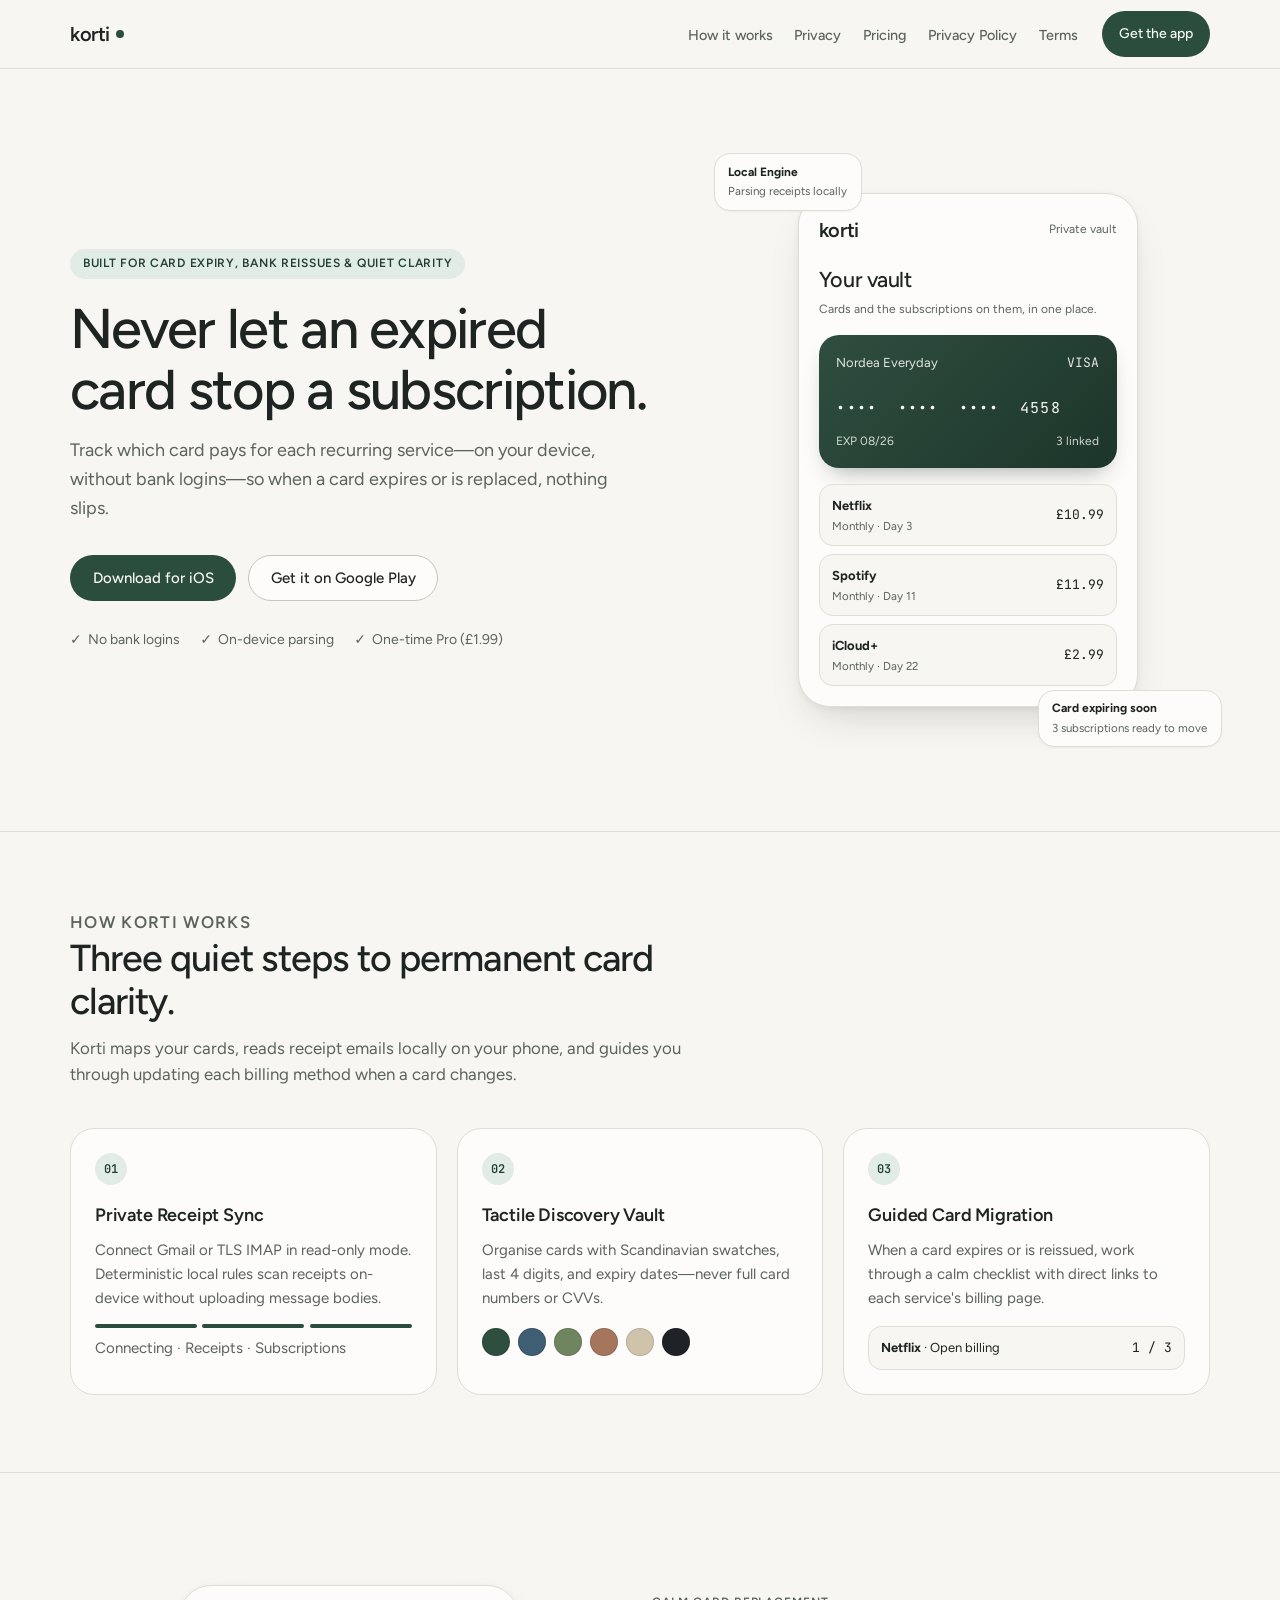
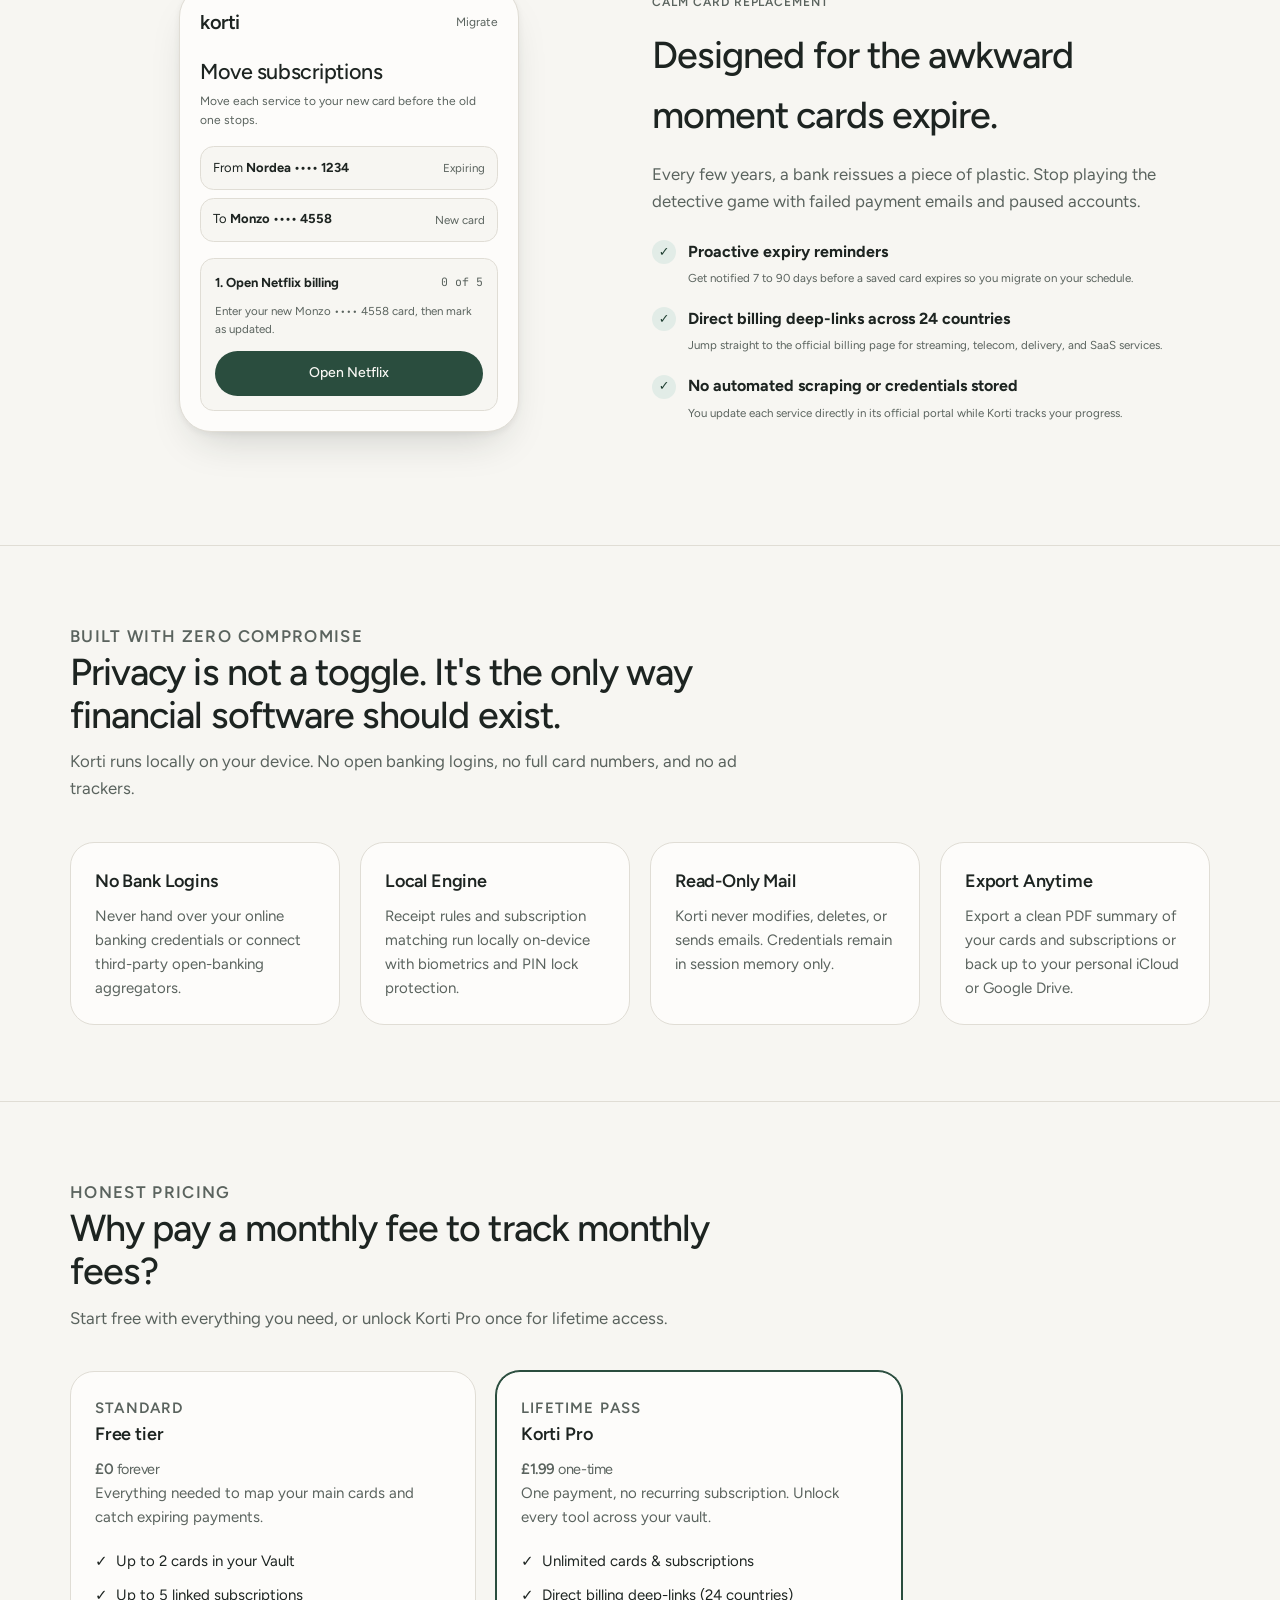
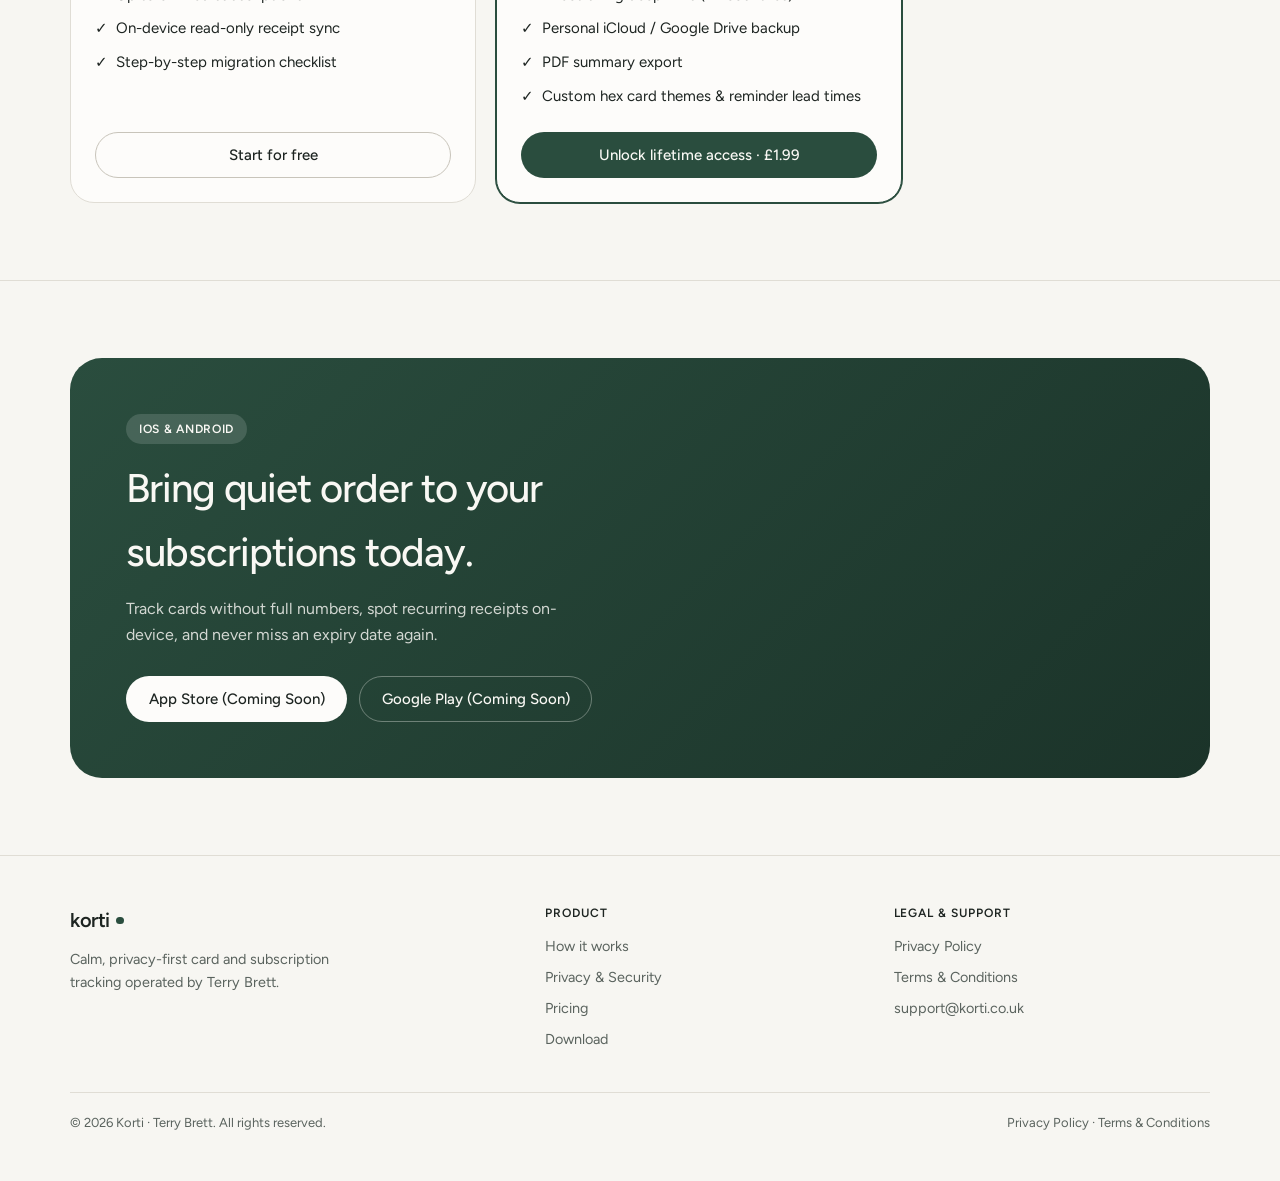
<file: index.html>
<!DOCTYPE html>
<html lang="en">
<head>
  <meta charset="utf-8">
  <meta name="viewport" content="width=device-width, initial-scale=1.0">
  <title>korti — Never let an expired card stop a subscription</title>
  <meta name="description" content="Track which payment card pays for each recurring service—on your device, without bank logins—so when a card expires or is replaced, nothing slips.">
  <meta property="og:title" content="korti — Subscription &amp; Card Clarity">
  <meta property="og:description" content="Track which payment card pays for each recurring service—on your device, without bank logins—so when a card expires or is replaced, nothing slips.">
  <meta property="og:type" content="website">
  <link rel="preconnect" href="https://fonts.googleapis.com">
  <link rel="preconnect" href="https://fonts.gstatic.com" crossorigin>
  <link rel="stylesheet" href="https://fonts.googleapis.com/css2?family=Figtree:wght@400;500;600&family=JetBrains+Mono:wght@400;500&display=swap">
  <link rel="stylesheet" href="styles.css">
</head>
<body>
  <a href="#main-content" class="skip-link">Skip to main content</a>

  <header class="site-header">
    <div class="container header-inner">
      <a href="index.html" class="brand" aria-current="page">
        <span>korti</span>
        <span class="brand-dot" aria-hidden="true"></span>
      </a>
      <nav class="site-nav" aria-label="Primary">
        <ul class="nav-links">
          <li><a href="#how-it-works">How it works</a></li>
          <li><a href="#privacy">Privacy</a></li>
          <li><a href="#pricing">Pricing</a></li>
          <li><a href="privacy.html">Privacy Policy</a></li>
          <li><a href="terms.html">Terms</a></li>
        </ul>
        <div class="nav-actions">
          <a href="#download" class="btn btn-primary btn-sm">Get the app</a>
        </div>
      </nav>
    </div>
  </header>

  <main id="main-content" tabindex="-1">
    <!-- Hero -->
    <section class="hero">
      <div class="container hero-grid">
        <div>
          <span class="eyebrow">Built for card expiry, bank reissues &amp; quiet clarity</span>
          <h1>Never let an expired card stop a subscription.</h1>
          <p class="hero-lead">
            Track which card pays for each recurring service—on your device, without bank logins—so when a card expires or is replaced, nothing slips.
          </p>
          <div class="hero-cta-row">
            <a href="#download" class="btn btn-primary">Download for iOS</a>
            <a href="#download" class="btn btn-secondary">Get it on Google Play</a>
          </div>
          <ul class="trust-list">
            <li><span aria-hidden="true">✓</span> No bank logins</li>
            <li><span aria-hidden="true">✓</span> On-device parsing</li>
            <li><span aria-hidden="true">✓</span> One-time Pro (£1.99)</li>
          </ul>
        </div>

        <div class="phone-stage">
          <div class="float-pill float-pill-top" aria-hidden="true">
            <strong>Local Engine</strong><br>
            <span class="mini-row-meta">Parsing receipts locally</span>
          </div>

          <div class="phone-frame" aria-label="Korti mobile vault preview">
            <div class="phone-topbar">
              <span class="brand">korti</span>
              <span class="phone-private">Private vault</span>
            </div>
            <p class="phone-title">Your vault</p>
            <p class="phone-sub">Cards and the subscriptions on them, in one place.</p>

            <div class="bank-card-preview">
              <div class="bank-card-top">
                <span>Nordea Everyday</span>
                <span class="mono">VISA</span>
              </div>
              <div class="bank-card-digits">•••• &nbsp;•••• &nbsp;•••• &nbsp;4558</div>
              <div class="bank-card-bottom">
                <span>EXP 08/26</span>
                <span>3 linked</span>
              </div>
            </div>

            <div class="mini-list">
              <div class="mini-row">
                <div>
                  <strong>Netflix</strong>
                  <div class="mini-row-meta">Monthly · Day 3</div>
                </div>
                <span class="mono">£10.99</span>
              </div>
              <div class="mini-row">
                <div>
                  <strong>Spotify</strong>
                  <div class="mini-row-meta">Monthly · Day 11</div>
                </div>
                <span class="mono">£11.99</span>
              </div>
              <div class="mini-row">
                <div>
                  <strong>iCloud+</strong>
                  <div class="mini-row-meta">Monthly · Day 22</div>
                </div>
                <span class="mono">£2.99</span>
              </div>
            </div>
          </div>

          <div class="float-pill float-pill-bottom" aria-hidden="true">
            <strong>Card expiring soon</strong><br>
            <span class="mini-row-meta">3 subscriptions ready to move</span>
          </div>
        </div>
      </div>
    </section>

    <!-- How it works -->
    <section id="how-it-works" class="section">
      <div class="container">
        <div class="section-header">
          <p class="section-kicker">How Korti works</p>
          <h2>Three quiet steps to permanent card clarity.</h2>
          <p>
            Korti maps your cards, reads receipt emails locally on your phone, and guides you through updating each billing method when a card changes.
          </p>
        </div>

        <div class="grid-3">
          <article class="card">
            <div class="step-num">01</div>
            <h3>Private Receipt Sync</h3>
            <p>
              Connect Gmail or TLS IMAP in read-only mode. Deterministic local rules scan receipts on-device without uploading message bodies.
            </p>
            <div class="progress-segments" aria-hidden="true">
              <div class="progress-seg done"></div>
              <div class="progress-seg done"></div>
              <div class="progress-seg done"></div>
            </div>
            <p class="mini-row-meta">Connecting · Receipts · Subscriptions</p>
          </article>

          <article class="card">
            <div class="step-num">02</div>
            <h3>Tactile Discovery Vault</h3>
            <p>
              Organise cards with Scandinavian swatches, last 4 digits, and expiry dates—never full card numbers or CVVs.
            </p>
            <div class="swatch-row" aria-hidden="true">
              <span class="swatch" style="background: var(--sw-pine);"></span>
              <span class="swatch" style="background: var(--sw-fjord);"></span>
              <span class="swatch" style="background: var(--sw-moss);"></span>
              <span class="swatch" style="background: var(--sw-clay);"></span>
              <span class="swatch" style="background: var(--sw-sand);"></span>
              <span class="swatch" style="background: var(--sw-night);"></span>
            </div>
          </article>

          <article class="card">
            <div class="step-num">03</div>
            <h3>Guided Card Migration</h3>
            <p>
              When a card expires or is reissued, work through a calm checklist with direct links to each service's billing page.
            </p>
            <div class="mini-list" style="margin-block-start: 1rem;">
              <div class="mini-row">
                <span><strong>Netflix</strong> · Open billing</span>
                <span class="mono">1 / 3</span>
              </div>
            </div>
          </article>
        </div>
      </div>
    </section>

    <!-- Migration showcase -->
    <section class="section">
      <div class="container grid-2">
        <div class="phone-stage">
          <div class="phone-frame" aria-label="Korti migration checklist preview">
            <div class="phone-topbar">
              <span class="brand">korti</span>
              <span class="phone-private">Migrate</span>
            </div>
            <p class="phone-title">Move subscriptions</p>
            <p class="phone-sub">Move each service to your new card before the old one stops.</p>

            <div class="mini-list" style="margin-block-end: 1rem;">
              <div class="mini-row">
                <span>From <strong>Nordea •••• 1234</strong></span>
                <span class="mini-row-meta">Expiring</span>
              </div>
              <div class="mini-row">
                <span>To <strong>Monzo •••• 4558</strong></span>
                <span class="mini-row-meta">New card</span>
              </div>
            </div>

            <div class="mini-row" style="display: block; padding: 0.9rem;">
              <div style="display: flex; justify-content: space-between; margin-block-end: 0.5rem;">
                <strong>1. Open Netflix billing</strong>
                <span class="mono mini-row-meta">0 of 5</span>
              </div>
              <div class="mini-row-meta" style="margin-block-end: 0.75rem;">
                Enter your new Monzo •••• 4558 card, then mark as updated.
              </div>
              <span class="btn btn-primary btn-sm" style="inline-size: 100%; pointer-events: none;">Open Netflix</span>
            </div>
          </div>
        </div>

        <div>
          <p class="section-kicker">Calm card replacement</p>
          <h2 style="margin: 0 0 1rem; font-size: clamp(1.75rem, 3vw, 2.35rem); font-weight: 500; letter-spacing: -0.025em;">
            Designed for the awkward moment cards expire.
          </h2>
          <p style="margin: 0; color: var(--muted); font-size: 1.05rem;">
            Every few years, a bank reissues a piece of plastic. Stop playing the detective game with failed payment emails and paused accounts.
          </p>
          <ul class="feature-points">
            <li>
              <span class="check-dot" aria-hidden="true">✓</span>
              <div>
                <strong>Proactive expiry reminders</strong><br>
                <span class="mini-row-meta">Get notified 7 to 90 days before a saved card expires so you migrate on your schedule.</span>
              </div>
            </li>
            <li>
              <span class="check-dot" aria-hidden="true">✓</span>
              <div>
                <strong>Direct billing deep-links across 24 countries</strong><br>
                <span class="mini-row-meta">Jump straight to the official billing page for streaming, telecom, delivery, and SaaS services.</span>
              </div>
            </li>
            <li>
              <span class="check-dot" aria-hidden="true">✓</span>
              <div>
                <strong>No automated scraping or credentials stored</strong><br>
                <span class="mini-row-meta">You update each service directly in its official portal while Korti tracks your progress.</span>
              </div>
            </li>
          </ul>
        </div>
      </div>
    </section>

    <!-- Privacy -->
    <section id="privacy" class="section">
      <div class="container">
        <div class="section-header">
          <p class="section-kicker">Built with zero compromise</p>
          <h2>Privacy is not a toggle. It's the only way financial software should exist.</h2>
          <p>
            Korti runs locally on your device. No open banking logins, no full card numbers, and no ad trackers.
          </p>
        </div>

        <div class="grid-4">
          <article class="card">
            <h3>No Bank Logins</h3>
            <p>Never hand over your online banking credentials or connect third-party open-banking aggregators.</p>
          </article>
          <article class="card">
            <h3>Local Engine</h3>
            <p>Receipt rules and subscription matching run locally on-device with biometrics and PIN lock protection.</p>
          </article>
          <article class="card">
            <h3>Read-Only Mail</h3>
            <p>Korti never modifies, deletes, or sends emails. Credentials remain in session memory only.</p>
          </article>
          <article class="card">
            <h3>Export Anytime</h3>
            <p>Export a clean PDF summary of your cards and subscriptions or back up to your personal iCloud or Google Drive.</p>
          </article>
        </div>
      </div>
    </section>

    <!-- Pricing -->
    <section id="pricing" class="section">
      <div class="container">
        <div class="section-header">
          <p class="section-kicker">Honest pricing</p>
          <h2>Why pay a monthly fee to track monthly fees?</h2>
          <p>Start free with everything you need, or unlock Korti Pro once for lifetime access.</p>
        </div>

        <div class="pricing-grid">
          <article class="card price-card">
            <div>
              <p class="section-kicker">Standard</p>
              <h3>Free tier</h3>
              <p class="price-amount">£0 <span>forever</span></p>
              <p>Everything needed to map your main cards and catch expiring payments.</p>
              <ul class="price-list">
                <li><span aria-hidden="true">✓</span> Up to 2 cards in your Vault</li>
                <li><span aria-hidden="true">✓</span> Up to 5 linked subscriptions</li>
                <li><span aria-hidden="true">✓</span> On-device read-only receipt sync</li>
                <li><span aria-hidden="true">✓</span> Step-by-step migration checklist</li>
              </ul>
            </div>
            <a href="#download" class="btn btn-secondary">Start for free</a>
          </article>

          <article class="card price-card featured">
            <div>
              <p class="section-kicker">Lifetime Pass</p>
              <h3>Korti Pro</h3>
              <p class="price-amount">£1.99 <span>one-time</span></p>
              <p>One payment, no recurring subscription. Unlock every tool across your vault.</p>
              <ul class="price-list">
                <li><span aria-hidden="true">✓</span> Unlimited cards &amp; subscriptions</li>
                <li><span aria-hidden="true">✓</span> Direct billing deep-links (24 countries)</li>
                <li><span aria-hidden="true">✓</span> Personal iCloud / Google Drive backup</li>
                <li><span aria-hidden="true">✓</span> PDF summary export</li>
                <li><span aria-hidden="true">✓</span> Custom hex card themes &amp; reminder lead times</li>
              </ul>
            </div>
            <a href="#download" class="btn btn-primary">Unlock lifetime access · £1.99</a>
          </article>
        </div>
      </div>
    </section>

    <!-- Download CTA -->
    <section id="download" class="section">
      <div class="container">
        <div class="cta-banner">
          <span class="eyebrow" style="background: rgb(255 255 255 / 14%); color: #f9f8f4;">iOS &amp; Android</span>
          <h2>Bring quiet order to your subscriptions today.</h2>
          <p>
            Track cards without full numbers, spot recurring receipts on-device, and never miss an expiry date again.
          </p>
          <div class="hero-cta-row" style="margin-block-end: 0;">
            <a href="#download" class="btn btn-light">App Store (Coming Soon)</a>
            <a href="#download" class="btn btn-outline-light">Google Play (Coming Soon)</a>
          </div>
        </div>
      </div>
    </section>
  </main>

  <footer class="site-footer">
    <div class="container">
      <div class="footer-grid">
        <div>
          <a href="index.html" class="brand" style="color: var(--fg);">
            <span>korti</span>
            <span class="brand-dot" aria-hidden="true"></span>
          </a>
          <p style="margin-block: 0.75rem 0; max-inline-size: 34ch;">
            Calm, privacy-first card and subscription tracking operated by Terry Brett.
          </p>
        </div>
        <div class="footer-col">
          <h2>Product</h2>
          <ul>
            <li><a href="#how-it-works">How it works</a></li>
            <li><a href="#privacy">Privacy &amp; Security</a></li>
            <li><a href="#pricing">Pricing</a></li>
            <li><a href="#download">Download</a></li>
          </ul>
        </div>
        <div class="footer-col">
          <h2>Legal &amp; Support</h2>
          <ul>
            <li><a href="privacy.html">Privacy Policy</a></li>
            <li><a href="terms.html">Terms &amp; Conditions</a></li>
            <li><a href="mailto:support@korti.co.uk">support@korti.co.uk</a></li>
          </ul>
        </div>
      </div>
      <div class="footer-bottom">
        <span>© 2026 Korti · Terry Brett. All rights reserved.</span>
        <span><a href="privacy.html">Privacy Policy</a> · <a href="terms.html">Terms &amp; Conditions</a></span>
      </div>
    </div>
  </footer>
</body>
</html>
</file>
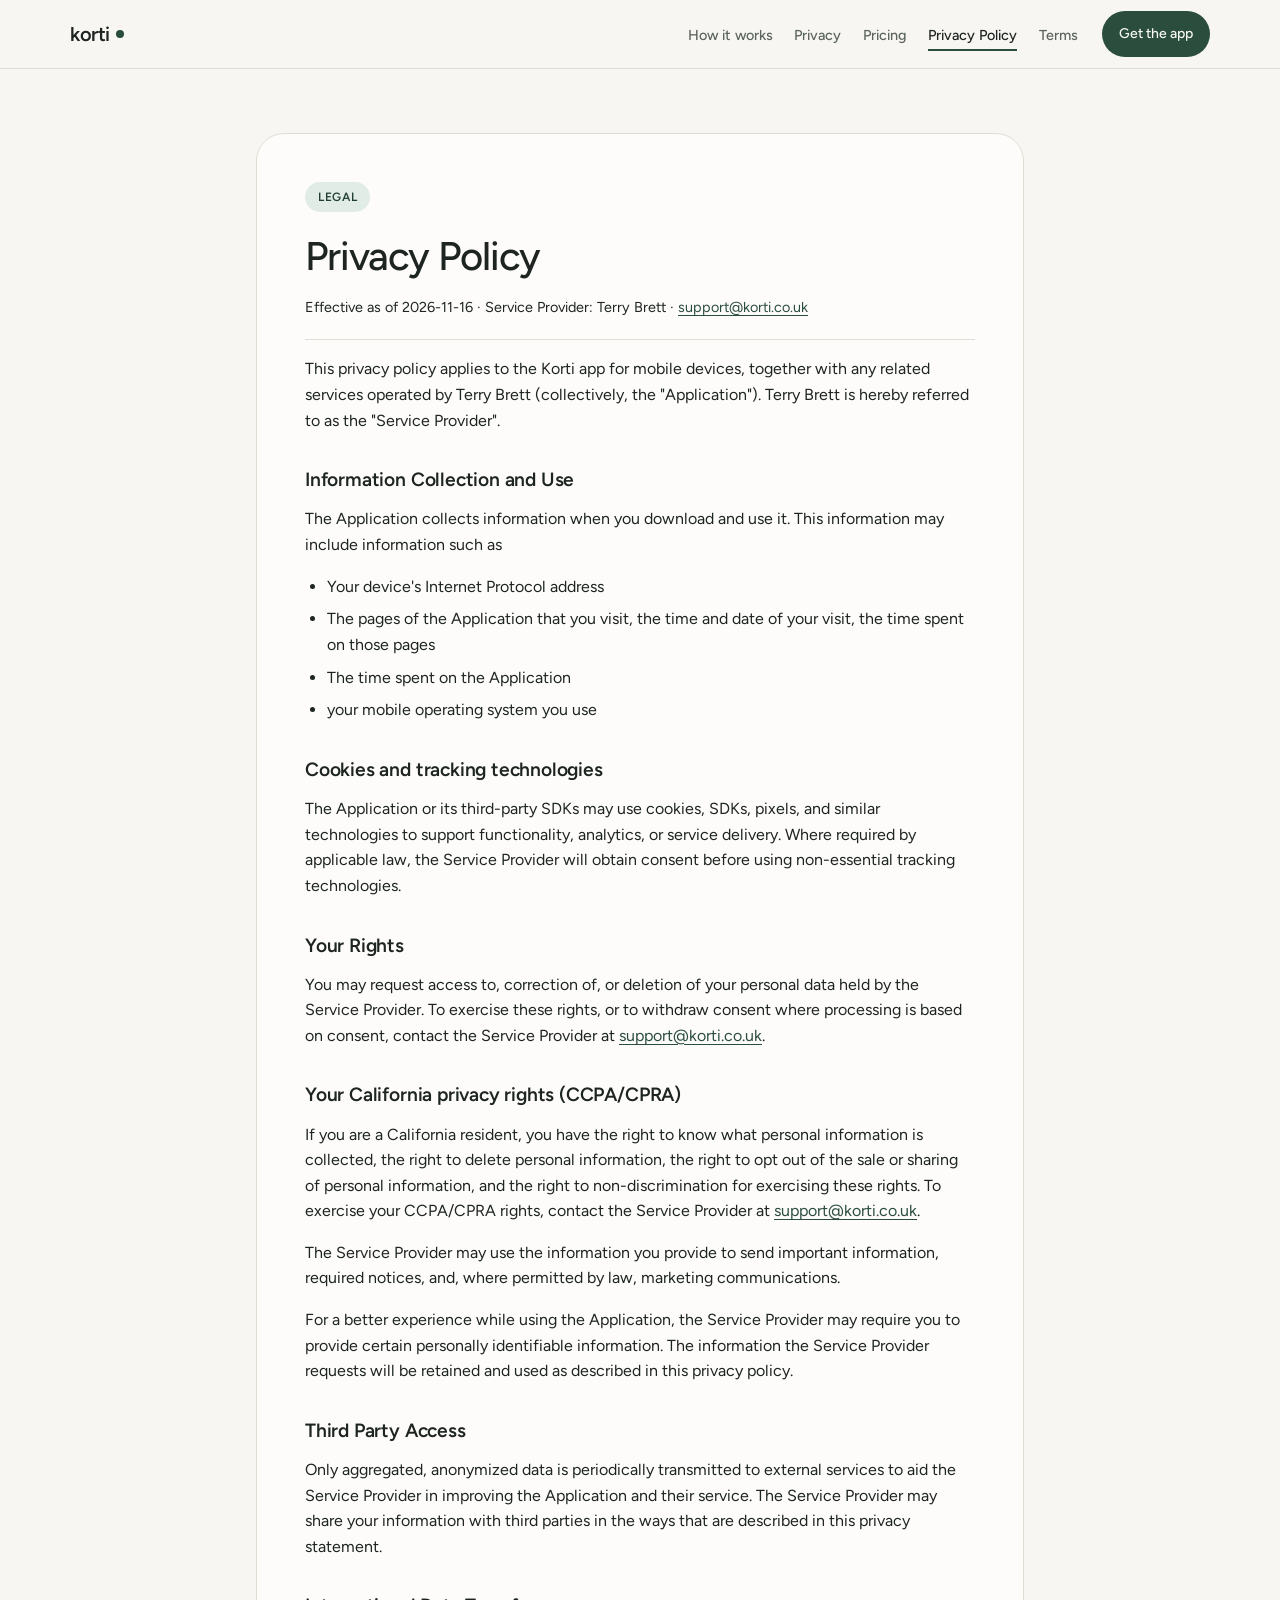
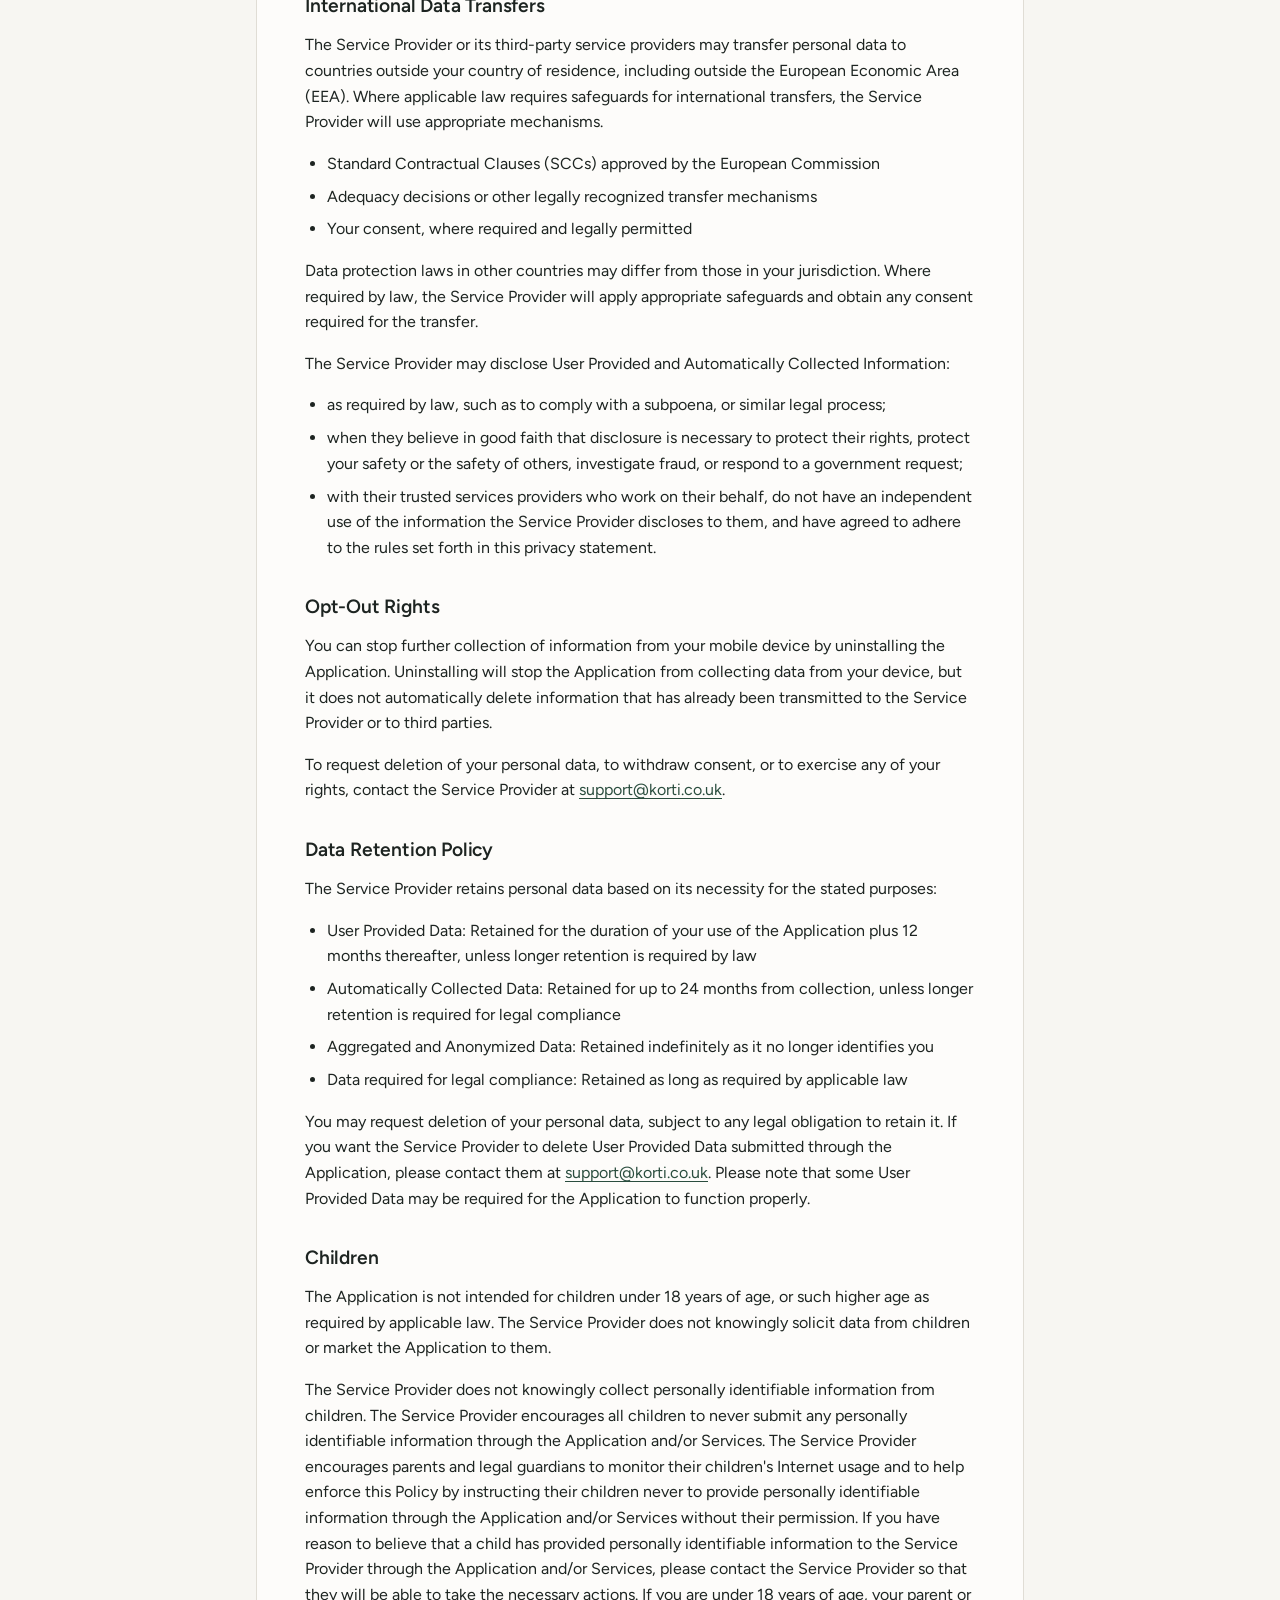
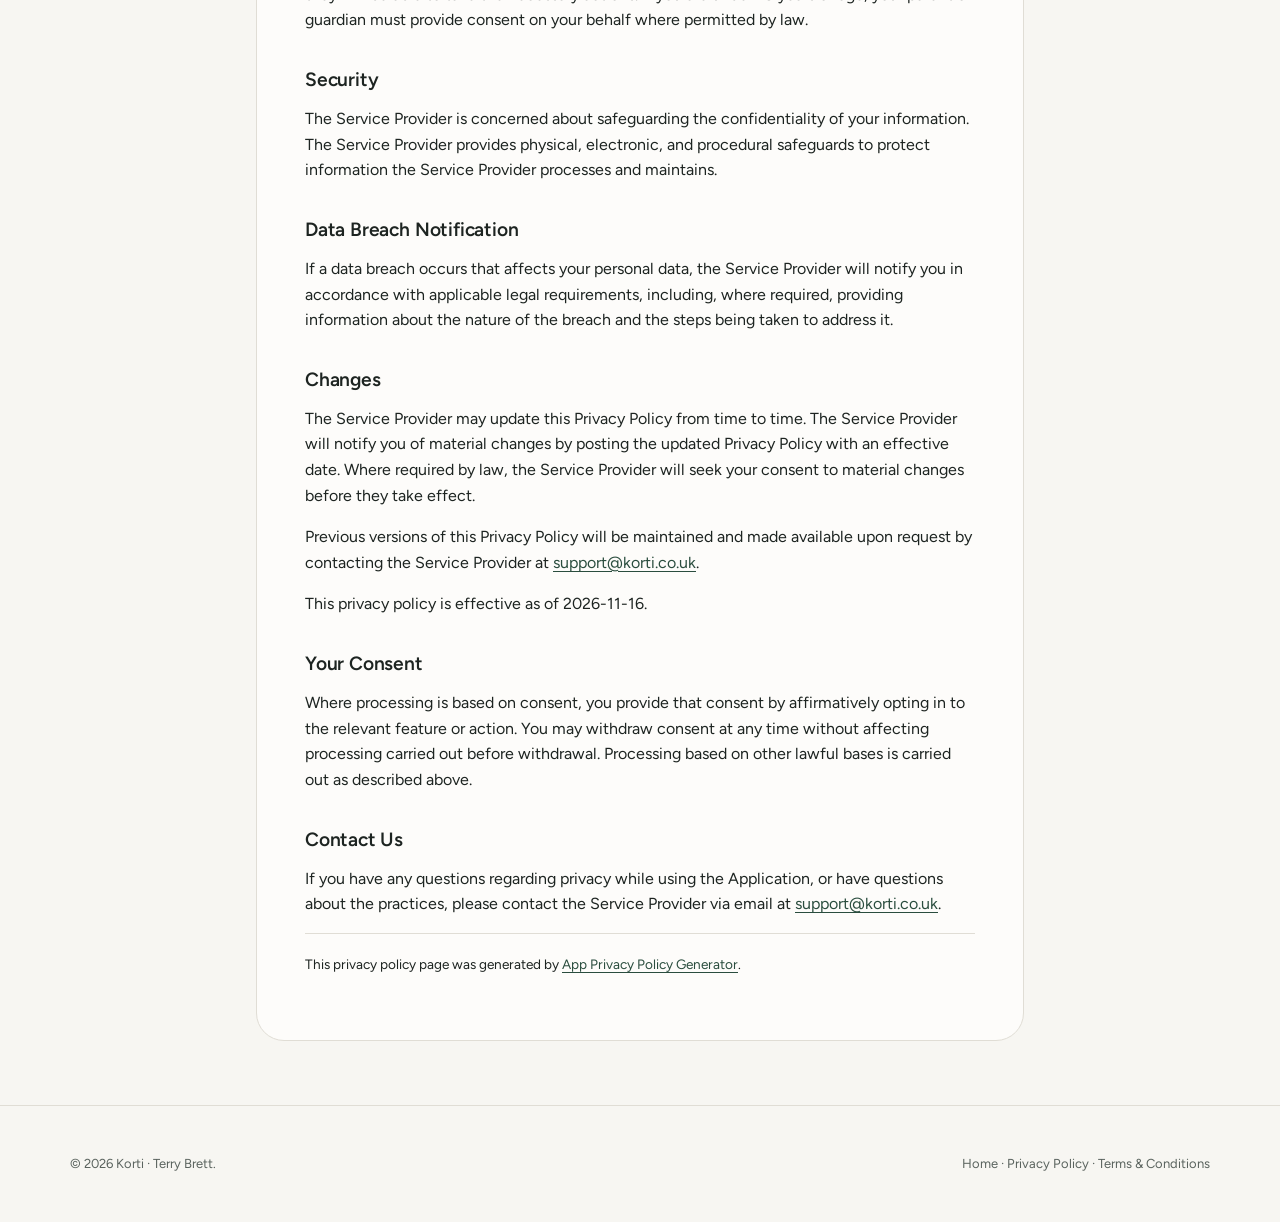
<file: privacy.html>
<!DOCTYPE html>
<html lang="en">
<head>
  <meta charset="utf-8">
  <meta name="viewport" content="width=device-width, initial-scale=1.0">
  <title>Privacy Policy — korti</title>
  <meta name="description" content="Privacy Policy for the Korti mobile application and related services operated by Terry Brett.">
  <link rel="preconnect" href="https://fonts.googleapis.com">
  <link rel="preconnect" href="https://fonts.gstatic.com" crossorigin>
  <link rel="stylesheet" href="https://fonts.googleapis.com/css2?family=Figtree:wght@400;500;600&family=JetBrains+Mono:wght@400;500&display=swap">
  <link rel="stylesheet" href="styles.css">
</head>
<body>
  <a href="#main-content" class="skip-link">Skip to main content</a>

  <header class="site-header">
    <div class="container header-inner">
      <a href="index.html" class="brand">
        <span>korti</span>
        <span class="brand-dot" aria-hidden="true"></span>
      </a>
      <nav class="site-nav" aria-label="Primary">
        <ul class="nav-links">
          <li><a href="index.html#how-it-works">How it works</a></li>
          <li><a href="index.html#privacy">Privacy</a></li>
          <li><a href="index.html#pricing">Pricing</a></li>
          <li><a href="privacy.html" aria-current="page">Privacy Policy</a></li>
          <li><a href="terms.html">Terms</a></li>
        </ul>
        <div class="nav-actions">
          <a href="index.html#download" class="btn btn-primary btn-sm">Get the app</a>
        </div>
      </nav>
    </div>
  </header>

  <main id="main-content" class="legal-main" tabindex="-1">
    <div class="container">
      <article class="legal-article">
        <span class="eyebrow">Legal</span>
        <h1>Privacy Policy</h1>
        <p class="legal-meta">Effective as of 2026-11-16 · Service Provider: Terry Brett · <a href="mailto:support@korti.co.uk">support@korti.co.uk</a></p>

        <p>This privacy policy applies to the Korti app for mobile devices, together with any related services operated by Terry Brett (collectively, the "Application"). Terry Brett is hereby referred to as the "Service Provider".</p>

        <h2>Information Collection and Use</h2>
        <p>The Application collects information when you download and use it. This information may include information such as</p>
        <ul>
          <li>Your device's Internet Protocol address</li>
          <li>The pages of the Application that you visit, the time and date of your visit, the time spent on those pages</li>
          <li>The time spent on the Application</li>
          <li>your mobile operating system you use</li>
        </ul>

        <h2>Cookies and tracking technologies</h2>
        <p>The Application or its third-party SDKs may use cookies, SDKs, pixels, and similar technologies to support functionality, analytics, or service delivery. Where required by applicable law, the Service Provider will obtain consent before using non-essential tracking technologies.</p>

        <h2>Your Rights</h2>
        <p>You may request access to, correction of, or deletion of your personal data held by the Service Provider. To exercise these rights, or to withdraw consent where processing is based on consent, contact the Service Provider at <a href="mailto:support@korti.co.uk">support@korti.co.uk</a>.</p>

        <h2>Your California privacy rights (CCPA/CPRA)</h2>
        <p>If you are a California resident, you have the right to know what personal information is collected, the right to delete personal information, the right to opt out of the sale or sharing of personal information, and the right to non-discrimination for exercising these rights. To exercise your CCPA/CPRA rights, contact the Service Provider at <a href="mailto:support@korti.co.uk">support@korti.co.uk</a>.</p>
        <p>The Service Provider may use the information you provide to send important information, required notices, and, where permitted by law, marketing communications.</p>
        <p>For a better experience while using the Application, the Service Provider may require you to provide certain personally identifiable information. The information the Service Provider requests will be retained and used as described in this privacy policy.</p>

        <h2>Third Party Access</h2>
        <p>Only aggregated, anonymized data is periodically transmitted to external services to aid the Service Provider in improving the Application and their service. The Service Provider may share your information with third parties in the ways that are described in this privacy statement.</p>

        <h2>International Data Transfers</h2>
        <p>The Service Provider or its third-party service providers may transfer personal data to countries outside your country of residence, including outside the European Economic Area (EEA). Where applicable law requires safeguards for international transfers, the Service Provider will use appropriate mechanisms.</p>
        <ul>
          <li>Standard Contractual Clauses (SCCs) approved by the European Commission</li>
          <li>Adequacy decisions or other legally recognized transfer mechanisms</li>
          <li>Your consent, where required and legally permitted</li>
        </ul>
        <p>Data protection laws in other countries may differ from those in your jurisdiction. Where required by law, the Service Provider will apply appropriate safeguards and obtain any consent required for the transfer.</p>
        <p>The Service Provider may disclose User Provided and Automatically Collected Information:</p>
        <ul>
          <li>as required by law, such as to comply with a subpoena, or similar legal process;</li>
          <li>when they believe in good faith that disclosure is necessary to protect their rights, protect your safety or the safety of others, investigate fraud, or respond to a government request;</li>
          <li>with their trusted services providers who work on their behalf, do not have an independent use of the information the Service Provider discloses to them, and have agreed to adhere to the rules set forth in this privacy statement.</li>
        </ul>

        <h2>Opt-Out Rights</h2>
        <p>You can stop further collection of information from your mobile device by uninstalling the Application. Uninstalling will stop the Application from collecting data from your device, but it does not automatically delete information that has already been transmitted to the Service Provider or to third parties.</p>
        <p>To request deletion of your personal data, to withdraw consent, or to exercise any of your rights, contact the Service Provider at <a href="mailto:support@korti.co.uk">support@korti.co.uk</a>.</p>

        <h2>Data Retention Policy</h2>
        <p>The Service Provider retains personal data based on its necessity for the stated purposes:</p>
        <ul>
          <li>User Provided Data: Retained for the duration of your use of the Application plus 12 months thereafter, unless longer retention is required by law</li>
          <li>Automatically Collected Data: Retained for up to 24 months from collection, unless longer retention is required for legal compliance</li>
          <li>Aggregated and Anonymized Data: Retained indefinitely as it no longer identifies you</li>
          <li>Data required for legal compliance: Retained as long as required by applicable law</li>
        </ul>
        <p>You may request deletion of your personal data, subject to any legal obligation to retain it. If you want the Service Provider to delete User Provided Data submitted through the Application, please contact them at <a href="mailto:support@korti.co.uk">support@korti.co.uk</a>. Please note that some User Provided Data may be required for the Application to function properly.</p>

        <h2>Children</h2>
        <p>The Application is not intended for children under 18 years of age, or such higher age as required by applicable law. The Service Provider does not knowingly solicit data from children or market the Application to them.</p>
        <p>The Service Provider does not knowingly collect personally identifiable information from children. The Service Provider encourages all children to never submit any personally identifiable information through the Application and/or Services. The Service Provider encourages parents and legal guardians to monitor their children's Internet usage and to help enforce this Policy by instructing their children never to provide personally identifiable information through the Application and/or Services without their permission. If you have reason to believe that a child has provided personally identifiable information to the Service Provider through the Application and/or Services, please contact the Service Provider so that they will be able to take the necessary actions. If you are under 18 years of age, your parent or guardian must provide consent on your behalf where permitted by law.</p>

        <h2>Security</h2>
        <p>The Service Provider is concerned about safeguarding the confidentiality of your information. The Service Provider provides physical, electronic, and procedural safeguards to protect information the Service Provider processes and maintains.</p>

        <h2>Data Breach Notification</h2>
        <p>If a data breach occurs that affects your personal data, the Service Provider will notify you in accordance with applicable legal requirements, including, where required, providing information about the nature of the breach and the steps being taken to address it.</p>

        <h2>Changes</h2>
        <p>The Service Provider may update this Privacy Policy from time to time. The Service Provider will notify you of material changes by posting the updated Privacy Policy with an effective date. Where required by law, the Service Provider will seek your consent to material changes before they take effect.</p>
        <p>Previous versions of this Privacy Policy will be maintained and made available upon request by contacting the Service Provider at <a href="mailto:support@korti.co.uk">support@korti.co.uk</a>.</p>
        <p>This privacy policy is effective as of 2026-11-16.</p>

        <h2>Your Consent</h2>
        <p>Where processing is based on consent, you provide that consent by affirmatively opting in to the relevant feature or action. You may withdraw consent at any time without affecting processing carried out before withdrawal. Processing based on other lawful bases is carried out as described above.</p>

        <h2>Contact Us</h2>
        <p>If you have any questions regarding privacy while using the Application, or have questions about the practices, please contact the Service Provider via email at <a href="mailto:support@korti.co.uk">support@korti.co.uk</a>.</p>

        <p class="legal-footer-note">
          This privacy policy page was generated by <a href="https://app-privacy-policy-generator.nisrulz.com/" rel="noopener noreferrer">App Privacy Policy Generator</a>.
        </p>
      </article>
    </div>
  </main>

  <footer class="site-footer">
    <div class="container">
      <div class="footer-bottom" style="margin-block-start: 0; border-block-start: 0; padding-block-start: 0;">
        <span>© 2026 Korti · Terry Brett.</span>
        <span><a href="index.html">Home</a> · <a href="privacy.html" aria-current="page">Privacy Policy</a> · <a href="terms.html">Terms &amp; Conditions</a></span>
      </div>
    </div>
  </footer>
</body>
</html>
</file>
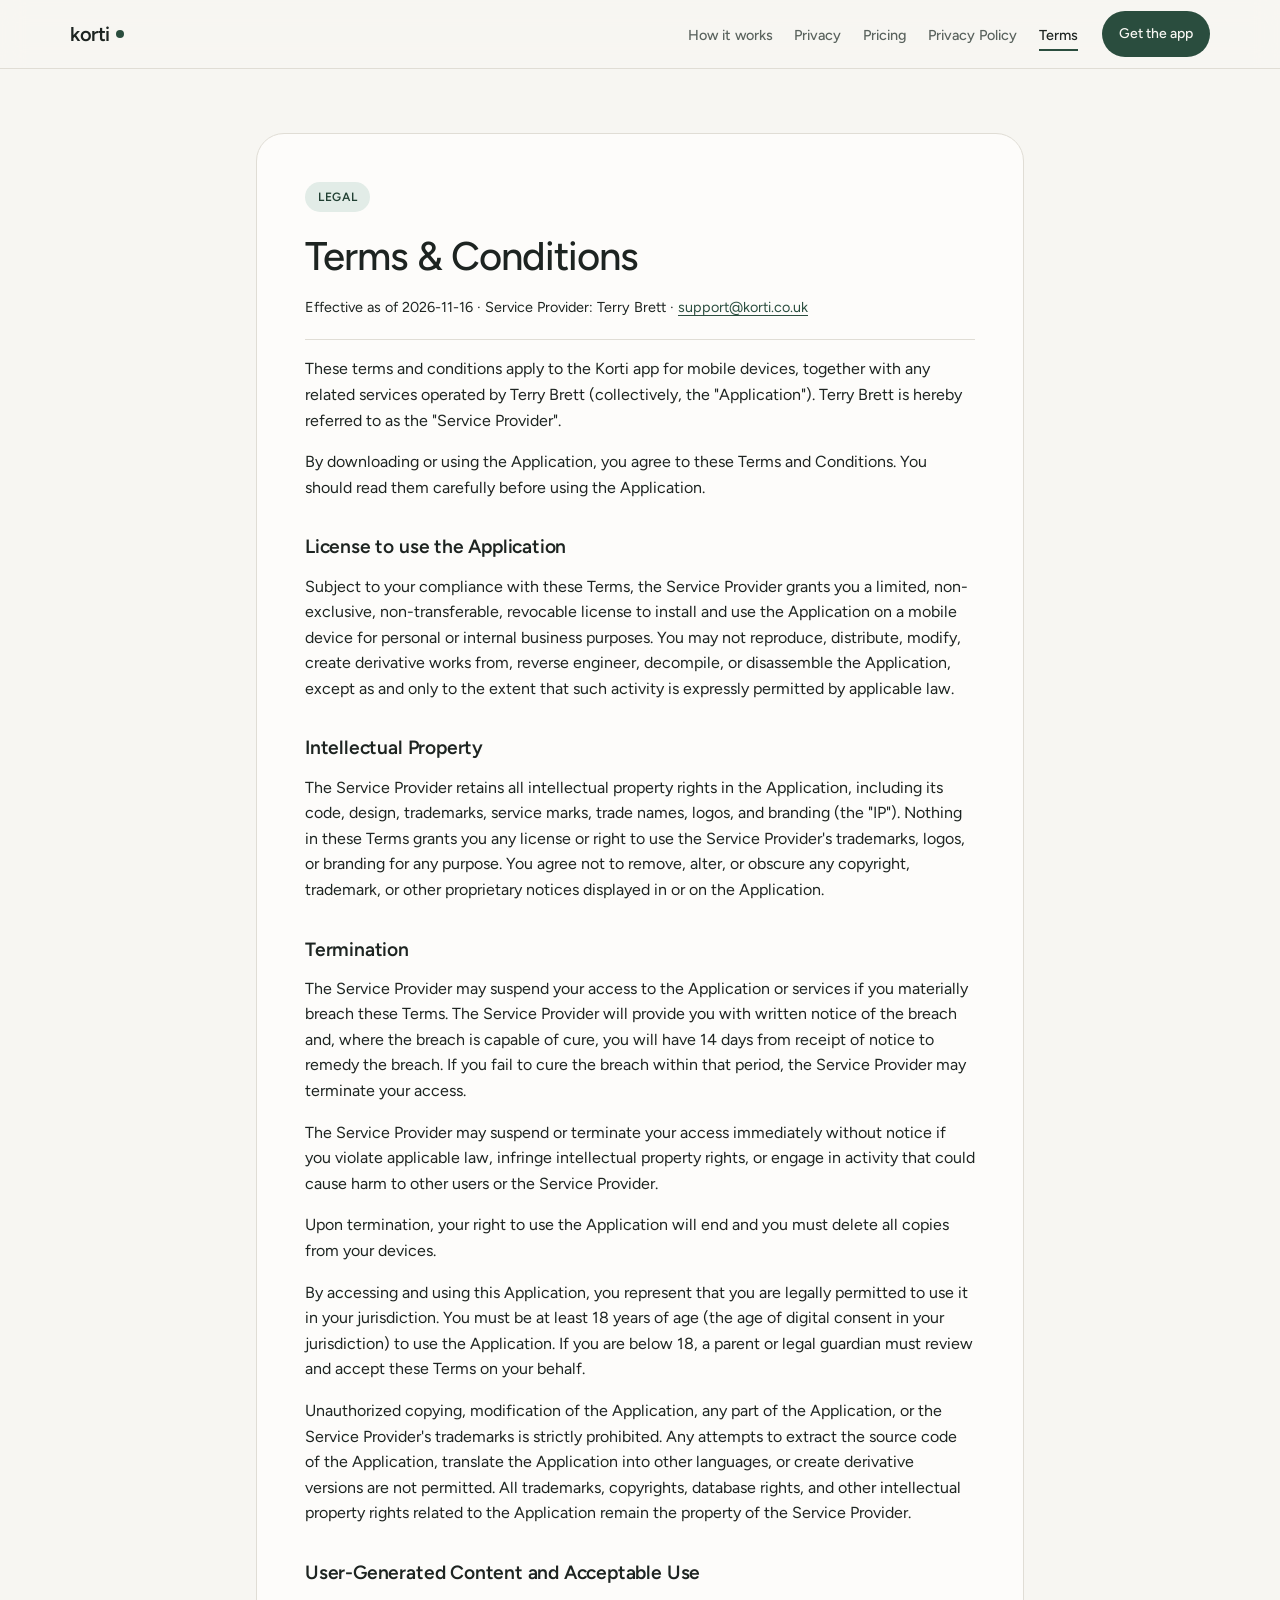
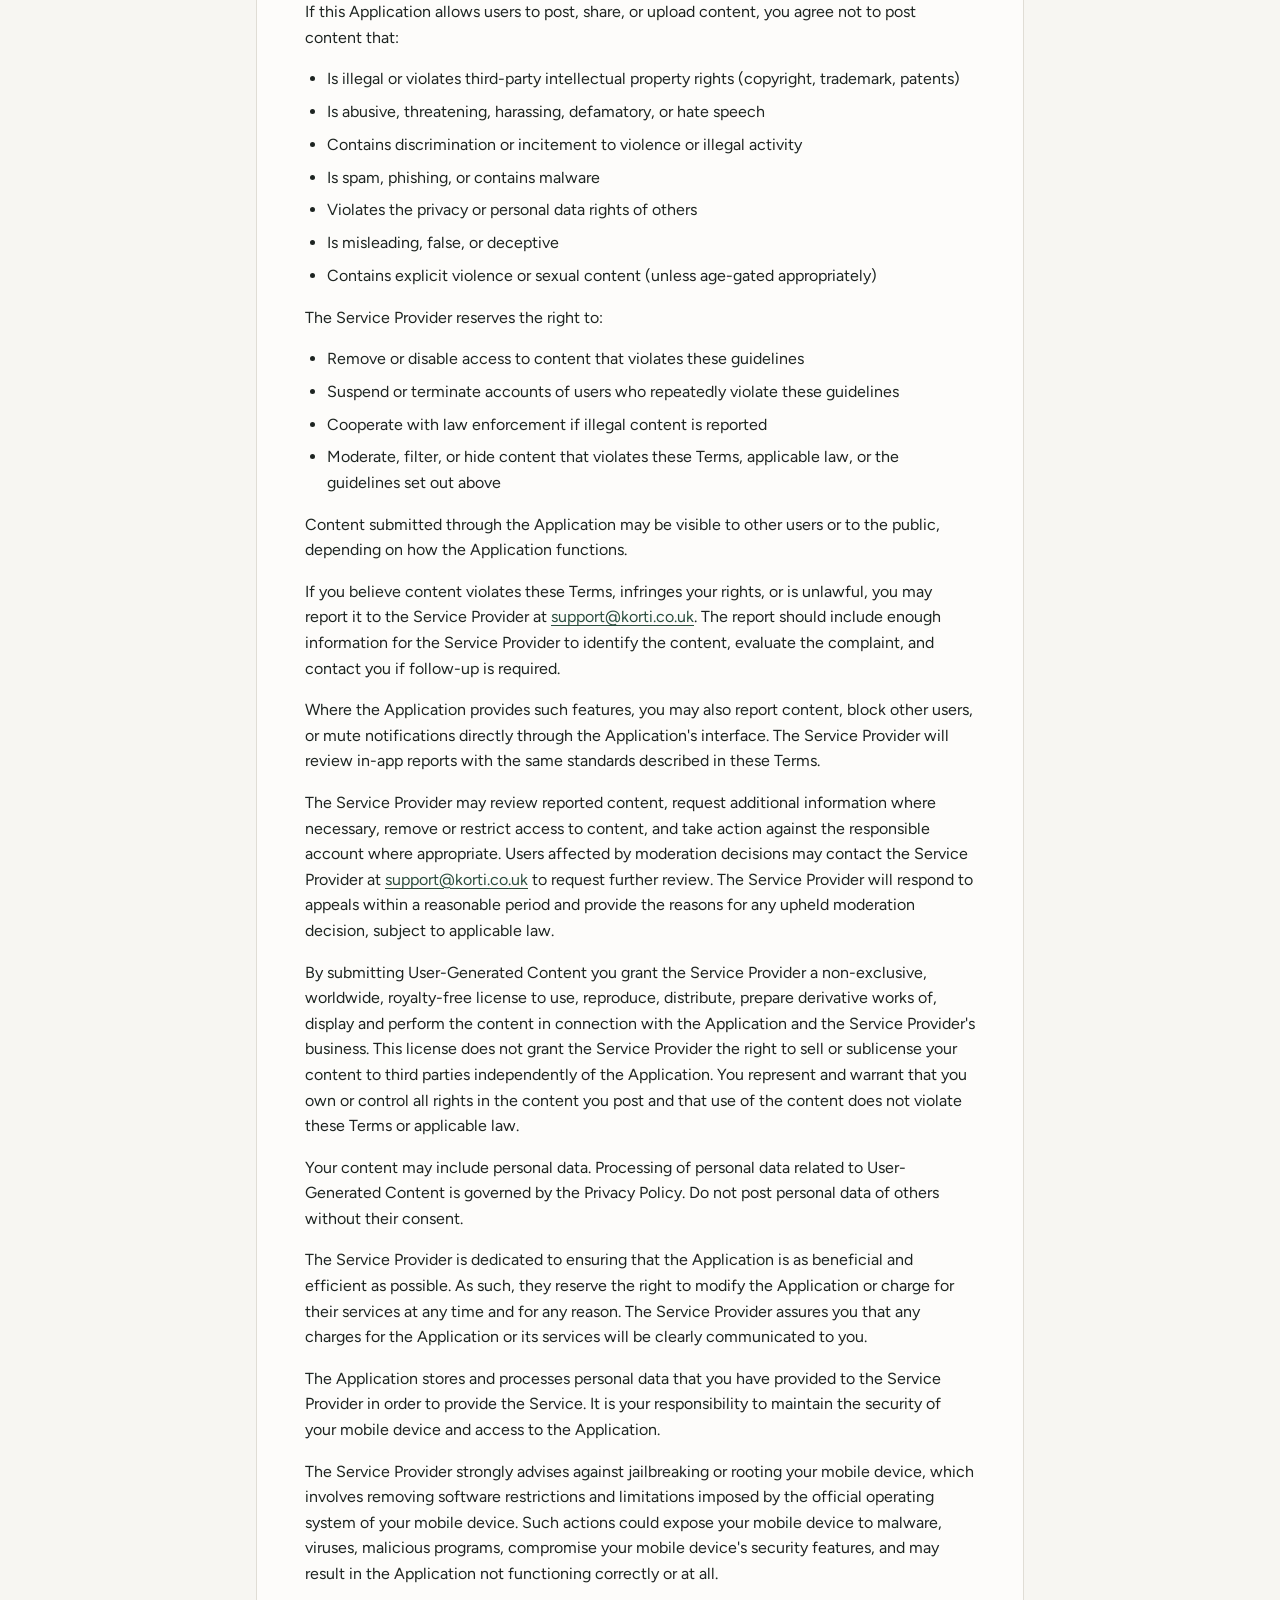
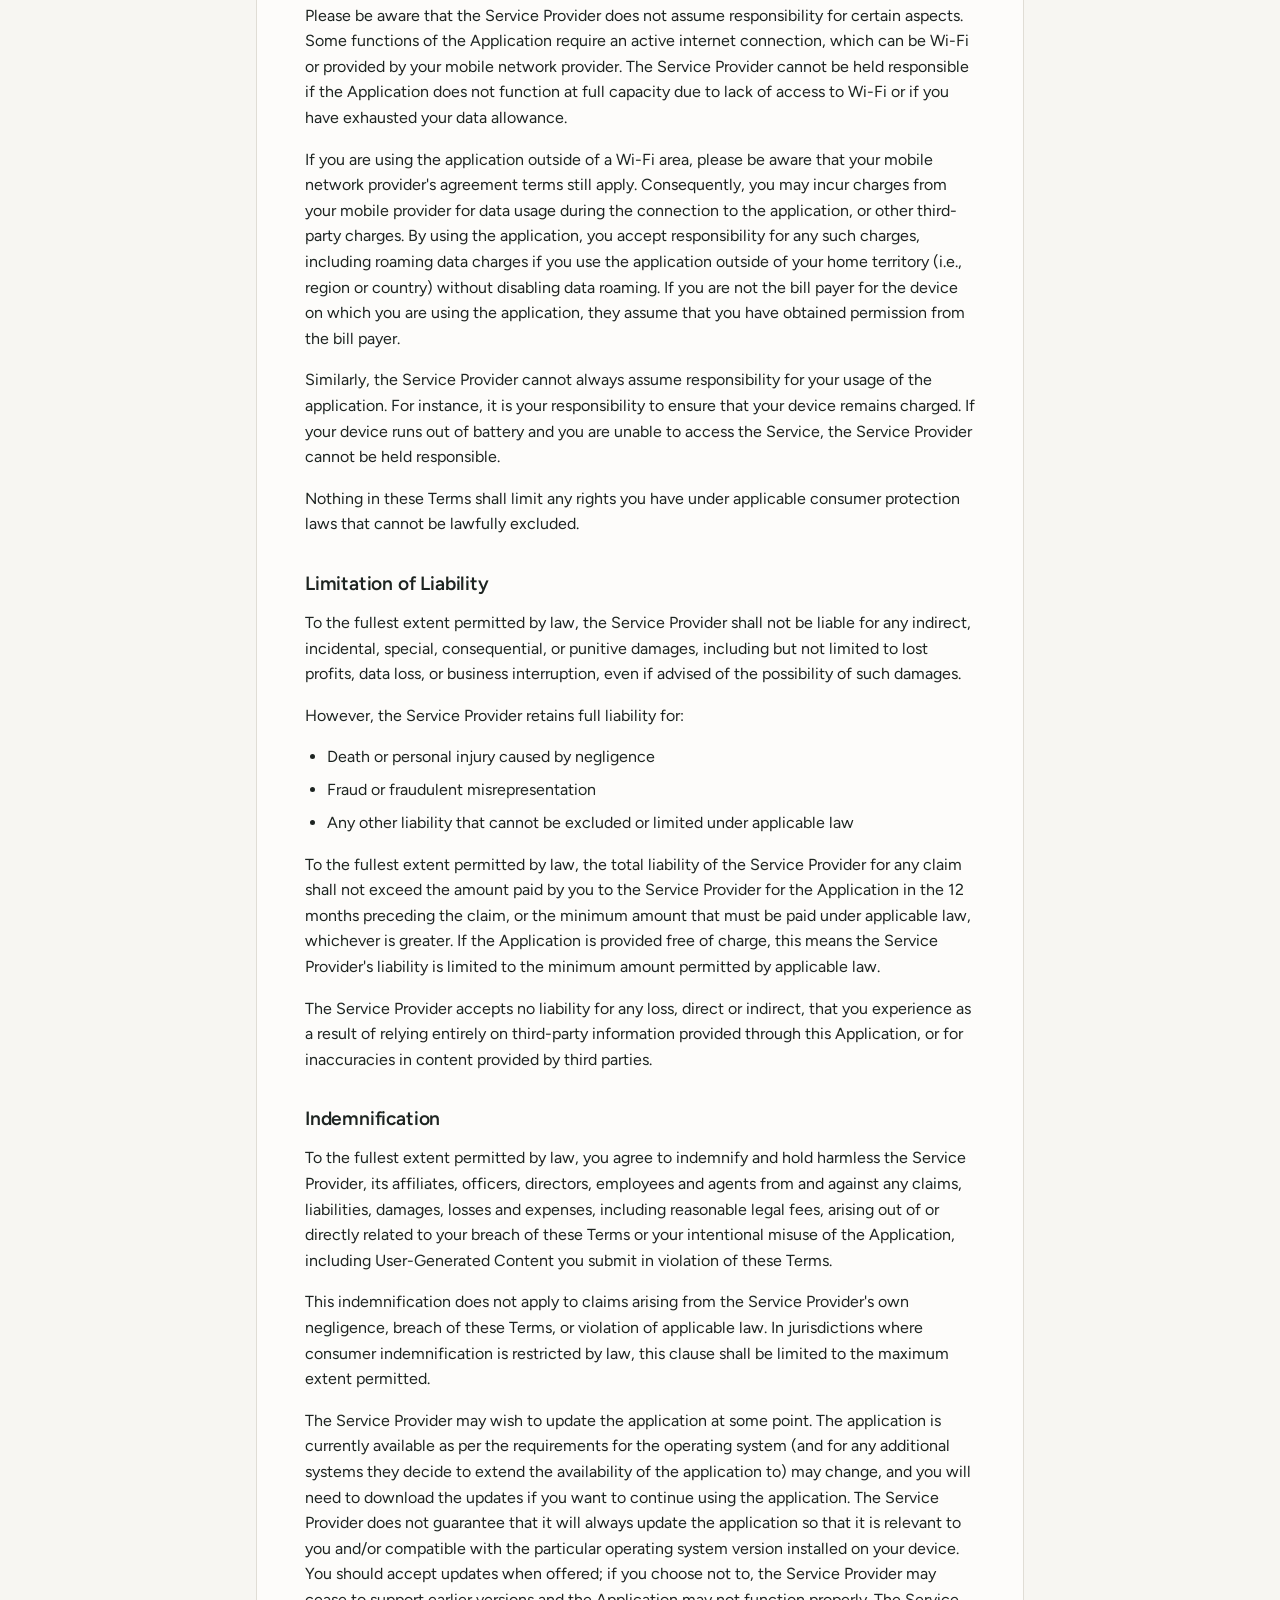
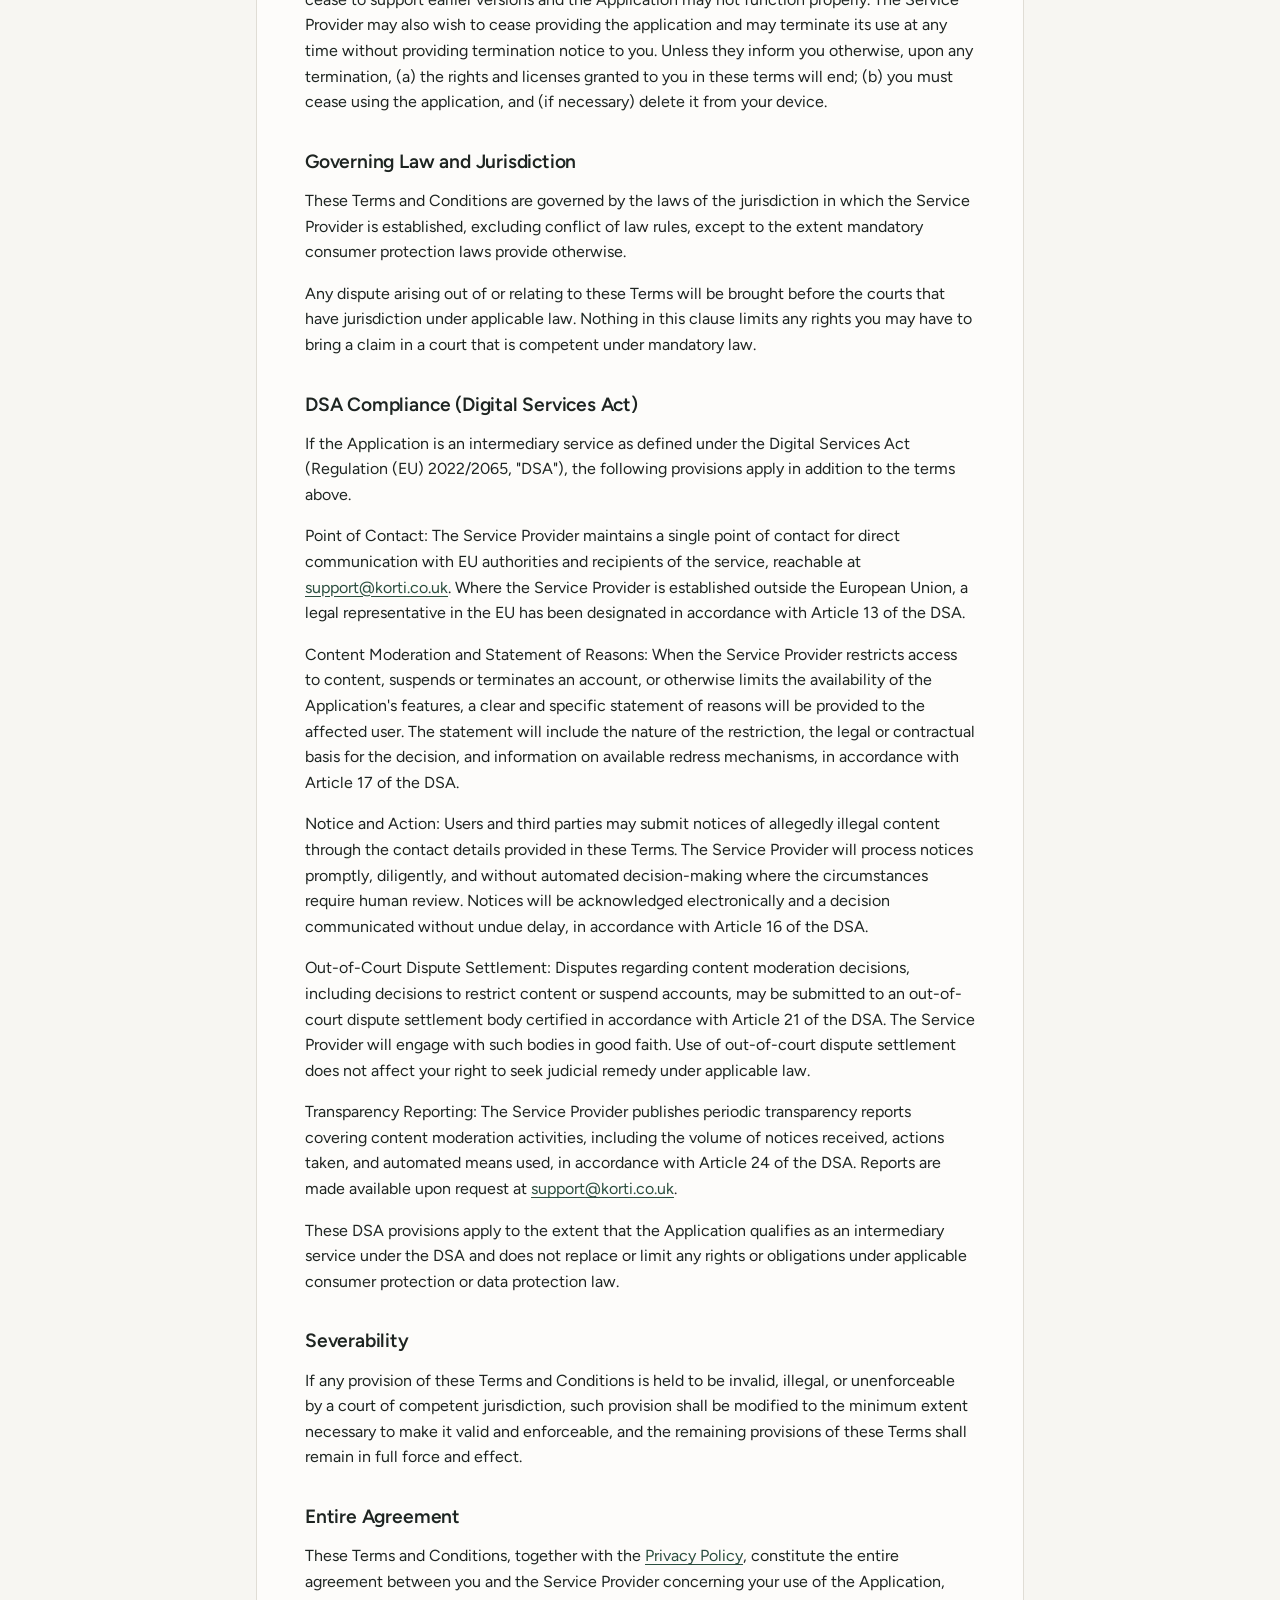
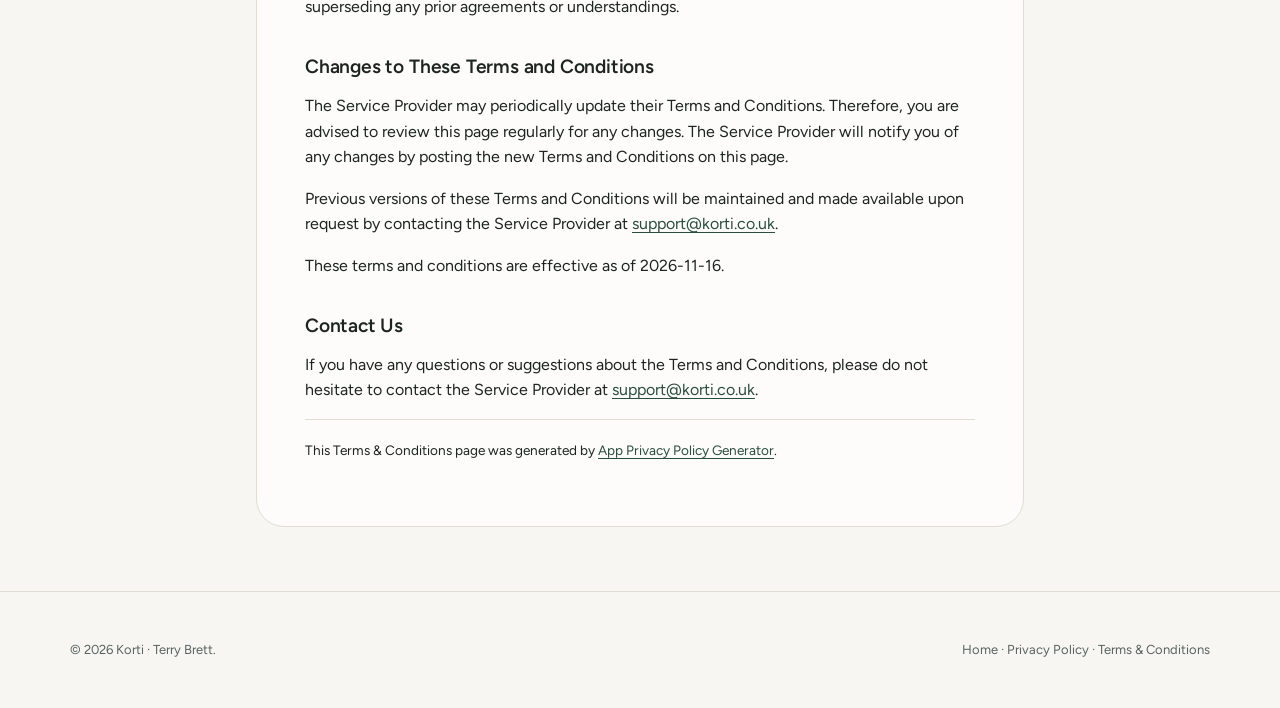
<file: terms.html>
<!DOCTYPE html>
<html lang="en">
<head>
  <meta charset="utf-8">
  <meta name="viewport" content="width=device-width, initial-scale=1.0">
  <title>Terms &amp; Conditions — korti</title>
  <meta name="description" content="Terms and Conditions for the Korti mobile application and related services operated by Terry Brett.">
  <link rel="preconnect" href="https://fonts.googleapis.com">
  <link rel="preconnect" href="https://fonts.gstatic.com" crossorigin>
  <link rel="stylesheet" href="https://fonts.googleapis.com/css2?family=Figtree:wght@400;500;600&family=JetBrains+Mono:wght@400;500&display=swap">
  <link rel="stylesheet" href="styles.css">
</head>
<body>
  <a href="#main-content" class="skip-link">Skip to main content</a>

  <header class="site-header">
    <div class="container header-inner">
      <a href="index.html" class="brand">
        <span>korti</span>
        <span class="brand-dot" aria-hidden="true"></span>
      </a>
      <nav class="site-nav" aria-label="Primary">
        <ul class="nav-links">
          <li><a href="index.html#how-it-works">How it works</a></li>
          <li><a href="index.html#privacy">Privacy</a></li>
          <li><a href="index.html#pricing">Pricing</a></li>
          <li><a href="privacy.html">Privacy Policy</a></li>
          <li><a href="terms.html" aria-current="page">Terms</a></li>
        </ul>
        <div class="nav-actions">
          <a href="index.html#download" class="btn btn-primary btn-sm">Get the app</a>
        </div>
      </nav>
    </div>
  </header>

  <main id="main-content" class="legal-main" tabindex="-1">
    <div class="container">
      <article class="legal-article">
        <span class="eyebrow">Legal</span>
        <h1>Terms &amp; Conditions</h1>
        <p class="legal-meta">Effective as of 2026-11-16 · Service Provider: Terry Brett · <a href="mailto:support@korti.co.uk">support@korti.co.uk</a></p>

        <p>These terms and conditions apply to the Korti app for mobile devices, together with any related services operated by Terry Brett (collectively, the "Application"). Terry Brett is hereby referred to as the "Service Provider".</p>
        <p>By downloading or using the Application, you agree to these Terms and Conditions. You should read them carefully before using the Application.</p>

        <h2>License to use the Application</h2>
        <p>Subject to your compliance with these Terms, the Service Provider grants you a limited, non-exclusive, non-transferable, revocable license to install and use the Application on a mobile device for personal or internal business purposes. You may not reproduce, distribute, modify, create derivative works from, reverse engineer, decompile, or disassemble the Application, except as and only to the extent that such activity is expressly permitted by applicable law.</p>

        <h2>Intellectual Property</h2>
        <p>The Service Provider retains all intellectual property rights in the Application, including its code, design, trademarks, service marks, trade names, logos, and branding (the "IP"). Nothing in these Terms grants you any license or right to use the Service Provider's trademarks, logos, or branding for any purpose. You agree not to remove, alter, or obscure any copyright, trademark, or other proprietary notices displayed in or on the Application.</p>

        <h2>Termination</h2>
        <p>The Service Provider may suspend your access to the Application or services if you materially breach these Terms. The Service Provider will provide you with written notice of the breach and, where the breach is capable of cure, you will have 14 days from receipt of notice to remedy the breach. If you fail to cure the breach within that period, the Service Provider may terminate your access.</p>
        <p>The Service Provider may suspend or terminate your access immediately without notice if you violate applicable law, infringe intellectual property rights, or engage in activity that could cause harm to other users or the Service Provider.</p>
        <p>Upon termination, your right to use the Application will end and you must delete all copies from your devices.</p>
        <p>By accessing and using this Application, you represent that you are legally permitted to use it in your jurisdiction. You must be at least 18 years of age (the age of digital consent in your jurisdiction) to use the Application. If you are below 18, a parent or legal guardian must review and accept these Terms on your behalf.</p>
        <p>Unauthorized copying, modification of the Application, any part of the Application, or the Service Provider's trademarks is strictly prohibited. Any attempts to extract the source code of the Application, translate the Application into other languages, or create derivative versions are not permitted. All trademarks, copyrights, database rights, and other intellectual property rights related to the Application remain the property of the Service Provider.</p>

        <h2>User-Generated Content and Acceptable Use</h2>
        <p>If this Application allows users to post, share, or upload content, you agree not to post content that:</p>
        <ul>
          <li>Is illegal or violates third-party intellectual property rights (copyright, trademark, patents)</li>
          <li>Is abusive, threatening, harassing, defamatory, or hate speech</li>
          <li>Contains discrimination or incitement to violence or illegal activity</li>
          <li>Is spam, phishing, or contains malware</li>
          <li>Violates the privacy or personal data rights of others</li>
          <li>Is misleading, false, or deceptive</li>
          <li>Contains explicit violence or sexual content (unless age-gated appropriately)</li>
        </ul>
        <p>The Service Provider reserves the right to:</p>
        <ul>
          <li>Remove or disable access to content that violates these guidelines</li>
          <li>Suspend or terminate accounts of users who repeatedly violate these guidelines</li>
          <li>Cooperate with law enforcement if illegal content is reported</li>
          <li>Moderate, filter, or hide content that violates these Terms, applicable law, or the guidelines set out above</li>
        </ul>
        <p>Content submitted through the Application may be visible to other users or to the public, depending on how the Application functions.</p>
        <p>If you believe content violates these Terms, infringes your rights, or is unlawful, you may report it to the Service Provider at <a href="mailto:support@korti.co.uk">support@korti.co.uk</a>. The report should include enough information for the Service Provider to identify the content, evaluate the complaint, and contact you if follow-up is required.</p>
        <p>Where the Application provides such features, you may also report content, block other users, or mute notifications directly through the Application's interface. The Service Provider will review in-app reports with the same standards described in these Terms.</p>
        <p>The Service Provider may review reported content, request additional information where necessary, remove or restrict access to content, and take action against the responsible account where appropriate. Users affected by moderation decisions may contact the Service Provider at <a href="mailto:support@korti.co.uk">support@korti.co.uk</a> to request further review. The Service Provider will respond to appeals within a reasonable period and provide the reasons for any upheld moderation decision, subject to applicable law.</p>
        <p>By submitting User-Generated Content you grant the Service Provider a non-exclusive, worldwide, royalty-free license to use, reproduce, distribute, prepare derivative works of, display and perform the content in connection with the Application and the Service Provider's business. This license does not grant the Service Provider the right to sell or sublicense your content to third parties independently of the Application. You represent and warrant that you own or control all rights in the content you post and that use of the content does not violate these Terms or applicable law.</p>
        <p>Your content may include personal data. Processing of personal data related to User-Generated Content is governed by the Privacy Policy. Do not post personal data of others without their consent.</p>
        <p>The Service Provider is dedicated to ensuring that the Application is as beneficial and efficient as possible. As such, they reserve the right to modify the Application or charge for their services at any time and for any reason. The Service Provider assures you that any charges for the Application or its services will be clearly communicated to you.</p>
        <p>The Application stores and processes personal data that you have provided to the Service Provider in order to provide the Service. It is your responsibility to maintain the security of your mobile device and access to the Application.</p>
        <p>The Service Provider strongly advises against jailbreaking or rooting your mobile device, which involves removing software restrictions and limitations imposed by the official operating system of your mobile device. Such actions could expose your mobile device to malware, viruses, malicious programs, compromise your mobile device's security features, and may result in the Application not functioning correctly or at all.</p>
        <p>Please be aware that the Service Provider does not assume responsibility for certain aspects. Some functions of the Application require an active internet connection, which can be Wi-Fi or provided by your mobile network provider. The Service Provider cannot be held responsible if the Application does not function at full capacity due to lack of access to Wi-Fi or if you have exhausted your data allowance.</p>
        <p>If you are using the application outside of a Wi-Fi area, please be aware that your mobile network provider's agreement terms still apply. Consequently, you may incur charges from your mobile provider for data usage during the connection to the application, or other third-party charges. By using the application, you accept responsibility for any such charges, including roaming data charges if you use the application outside of your home territory (i.e., region or country) without disabling data roaming. If you are not the bill payer for the device on which you are using the application, they assume that you have obtained permission from the bill payer.</p>
        <p>Similarly, the Service Provider cannot always assume responsibility for your usage of the application. For instance, it is your responsibility to ensure that your device remains charged. If your device runs out of battery and you are unable to access the Service, the Service Provider cannot be held responsible.</p>
        <p>Nothing in these Terms shall limit any rights you have under applicable consumer protection laws that cannot be lawfully excluded.</p>

        <h2>Limitation of Liability</h2>
        <p>To the fullest extent permitted by law, the Service Provider shall not be liable for any indirect, incidental, special, consequential, or punitive damages, including but not limited to lost profits, data loss, or business interruption, even if advised of the possibility of such damages.</p>
        <p>However, the Service Provider retains full liability for:</p>
        <ul>
          <li>Death or personal injury caused by negligence</li>
          <li>Fraud or fraudulent misrepresentation</li>
          <li>Any other liability that cannot be excluded or limited under applicable law</li>
        </ul>
        <p>To the fullest extent permitted by law, the total liability of the Service Provider for any claim shall not exceed the amount paid by you to the Service Provider for the Application in the 12 months preceding the claim, or the minimum amount that must be paid under applicable law, whichever is greater. If the Application is provided free of charge, this means the Service Provider's liability is limited to the minimum amount permitted by applicable law.</p>
        <p>The Service Provider accepts no liability for any loss, direct or indirect, that you experience as a result of relying entirely on third-party information provided through this Application, or for inaccuracies in content provided by third parties.</p>

        <h2>Indemnification</h2>
        <p>To the fullest extent permitted by law, you agree to indemnify and hold harmless the Service Provider, its affiliates, officers, directors, employees and agents from and against any claims, liabilities, damages, losses and expenses, including reasonable legal fees, arising out of or directly related to your breach of these Terms or your intentional misuse of the Application, including User-Generated Content you submit in violation of these Terms.</p>
        <p>This indemnification does not apply to claims arising from the Service Provider's own negligence, breach of these Terms, or violation of applicable law. In jurisdictions where consumer indemnification is restricted by law, this clause shall be limited to the maximum extent permitted.</p>
        <p>The Service Provider may wish to update the application at some point. The application is currently available as per the requirements for the operating system (and for any additional systems they decide to extend the availability of the application to) may change, and you will need to download the updates if you want to continue using the application. The Service Provider does not guarantee that it will always update the application so that it is relevant to you and/or compatible with the particular operating system version installed on your device. You should accept updates when offered; if you choose not to, the Service Provider may cease to support earlier versions and the Application may not function properly. The Service Provider may also wish to cease providing the application and may terminate its use at any time without providing termination notice to you. Unless they inform you otherwise, upon any termination, (a) the rights and licenses granted to you in these terms will end; (b) you must cease using the application, and (if necessary) delete it from your device.</p>

        <h2>Governing Law and Jurisdiction</h2>
        <p>These Terms and Conditions are governed by the laws of the jurisdiction in which the Service Provider is established, excluding conflict of law rules, except to the extent mandatory consumer protection laws provide otherwise.</p>
        <p>Any dispute arising out of or relating to these Terms will be brought before the courts that have jurisdiction under applicable law. Nothing in this clause limits any rights you may have to bring a claim in a court that is competent under mandatory law.</p>

        <h2>DSA Compliance (Digital Services Act)</h2>
        <p>If the Application is an intermediary service as defined under the Digital Services Act (Regulation (EU) 2022/2065, "DSA"), the following provisions apply in addition to the terms above.</p>
        <p>Point of Contact: The Service Provider maintains a single point of contact for direct communication with EU authorities and recipients of the service, reachable at <a href="mailto:support@korti.co.uk">support@korti.co.uk</a>. Where the Service Provider is established outside the European Union, a legal representative in the EU has been designated in accordance with Article 13 of the DSA.</p>
        <p>Content Moderation and Statement of Reasons: When the Service Provider restricts access to content, suspends or terminates an account, or otherwise limits the availability of the Application's features, a clear and specific statement of reasons will be provided to the affected user. The statement will include the nature of the restriction, the legal or contractual basis for the decision, and information on available redress mechanisms, in accordance with Article 17 of the DSA.</p>
        <p>Notice and Action: Users and third parties may submit notices of allegedly illegal content through the contact details provided in these Terms. The Service Provider will process notices promptly, diligently, and without automated decision-making where the circumstances require human review. Notices will be acknowledged electronically and a decision communicated without undue delay, in accordance with Article 16 of the DSA.</p>
        <p>Out-of-Court Dispute Settlement: Disputes regarding content moderation decisions, including decisions to restrict content or suspend accounts, may be submitted to an out-of-court dispute settlement body certified in accordance with Article 21 of the DSA. The Service Provider will engage with such bodies in good faith. Use of out-of-court dispute settlement does not affect your right to seek judicial remedy under applicable law.</p>
        <p>Transparency Reporting: The Service Provider publishes periodic transparency reports covering content moderation activities, including the volume of notices received, actions taken, and automated means used, in accordance with Article 24 of the DSA. Reports are made available upon request at <a href="mailto:support@korti.co.uk">support@korti.co.uk</a>.</p>
        <p>These DSA provisions apply to the extent that the Application qualifies as an intermediary service under the DSA and does not replace or limit any rights or obligations under applicable consumer protection or data protection law.</p>

        <h2>Severability</h2>
        <p>If any provision of these Terms and Conditions is held to be invalid, illegal, or unenforceable by a court of competent jurisdiction, such provision shall be modified to the minimum extent necessary to make it valid and enforceable, and the remaining provisions of these Terms shall remain in full force and effect.</p>

        <h2>Entire Agreement</h2>
        <p>These Terms and Conditions, together with the <a href="privacy.html">Privacy Policy</a>, constitute the entire agreement between you and the Service Provider concerning your use of the Application, superseding any prior agreements or understandings.</p>

        <h2>Changes to These Terms and Conditions</h2>
        <p>The Service Provider may periodically update their Terms and Conditions. Therefore, you are advised to review this page regularly for any changes. The Service Provider will notify you of any changes by posting the new Terms and Conditions on this page.</p>
        <p>Previous versions of these Terms and Conditions will be maintained and made available upon request by contacting the Service Provider at <a href="mailto:support@korti.co.uk">support@korti.co.uk</a>.</p>
        <p>These terms and conditions are effective as of 2026-11-16.</p>

        <h2>Contact Us</h2>
        <p>If you have any questions or suggestions about the Terms and Conditions, please do not hesitate to contact the Service Provider at <a href="mailto:support@korti.co.uk">support@korti.co.uk</a>.</p>

        <p class="legal-footer-note">
          This Terms &amp; Conditions page was generated by <a href="https://app-privacy-policy-generator.nisrulz.com/" rel="noopener noreferrer">App Privacy Policy Generator</a>.
        </p>
      </article>
    </div>
  </main>

  <footer class="site-footer">
    <div class="container">
      <div class="footer-bottom" style="margin-block-start: 0; border-block-start: 0; padding-block-start: 0;">
        <span>© 2026 Korti · Terry Brett.</span>
        <span><a href="index.html">Home</a> · <a href="privacy.html">Privacy Policy</a> · <a href="terms.html" aria-current="page">Terms &amp; Conditions</a></span>
      </div>
    </div>
  </footer>
</body>
</html>
</file>
<file: styles.css>
/* korti — Nordic Calm Design System */
:root {
  color-scheme: light dark;
  --bg: #f7f6f2;
  --surface: #fdfcfa;
  --surface-alt: #f0eee8;
  --fg: #1d2421;
  --muted: #5a635e;
  --primary: #2a4d3e;
  --primary-hover: #214033;
  --primary-fg: #f9f8f4;
  --link: #2a4d3e;
  --accent: #e2ece7;
  --accent-fg: #214033;
  --border: #e0ddd5;
  --border-strong: #c8c4ba;
  --shadow-sm: 0 1px 2px rgb(29 36 33 / 5%);
  --shadow-card: 0 20px 44px -18px rgb(29 36 33 / 22%), 0 2px 6px rgb(29 36 33 / 6%);

  /* Card Swatches */
  --sw-fjord: #3f5d73;
  --sw-pine: #2e4e40;
  --sw-moss: #6f8560;
  --sw-clay: #a5765c;
  --sw-sand: #cfc3ac;
  --sw-night: #1f2227;

  --font-sans: "Figtree", ui-sans-serif, system-ui, -apple-system, sans-serif;
  --font-mono: "JetBrains Mono", ui-monospace, SFMono-Regular, monospace;
}

@media (prefers-color-scheme: dark) {
  :root {
    --bg: #131715;
    --surface: #1b211e;
    --surface-alt: #232a26;
    --fg: #eff2ef;
    --muted: #a2aba6;
    --primary: #3b6b56;
    --primary-hover: #477f66;
    --primary-fg: #f8faf8;
    --link: #86c9a8;
    --accent: #22352c;
    --accent-fg: #c9dfd3;
    --border: #2c3530;
    --border-strong: #3e4a43;
    --shadow-sm: 0 1px 2px rgb(0 0 0 / 28%);
    --shadow-card: 0 24px 48px -18px rgb(0 0 0 / 55%);
  }
}

*,
*::before,
*::after {
  box-sizing: border-box;
}

html {
  scroll-behavior: smooth;
  -webkit-text-size-adjust: 100%;
}

@media (prefers-reduced-motion: reduce) {
  html {
    scroll-behavior: auto;
  }
}

body {
  margin: 0;
  font-family: var(--font-sans);
  background-color: var(--bg);
  color: var(--fg);
  line-height: 1.6;
  font-size: 1rem;
  -webkit-font-smoothing: antialiased;
}

img,
svg {
  display: block;
  max-inline-size: 100%;
}

a {
  color: inherit;
  text-decoration: none;
}

:where(a:any-link, button):focus-visible {
  outline: 3px solid var(--primary);
  outline-offset: 3px;
}

.skip-link {
  position: absolute;
  inset-block-start: -100%;
  inset-inline-start: 1rem;
  z-index: 100;
  padding: 0.625rem 1rem;
  border-radius: 9999px;
  background: var(--primary);
  color: var(--primary-fg);
  font-weight: 500;
  font-size: 0.875rem;
}

.skip-link:focus {
  inset-block-start: 1rem;
}

.container {
  inline-size: min(1140px, 100% - 2.5rem);
  margin-inline: auto;
}

.mono {
  font-family: var(--font-mono);
}

/* Header & Navigation */
.site-header {
  position: sticky;
  inset-block-start: 0;
  z-index: 40;
  background: color-mix(in srgb, var(--bg) 88%, transparent);
  backdrop-filter: blur(12px);
  border-block-end: 1px solid var(--border);
}

.header-inner {
  display: flex;
  align-items: center;
  justify-content: space-between;
  gap: 1.5rem;
  min-block-size: 4.25rem;
}

.brand {
  display: inline-flex;
  align-items: center;
  gap: 0.4rem;
  font-weight: 600;
  font-size: 1.25rem;
  letter-spacing: -0.02em;
}

.brand-dot {
  inline-size: 0.45rem;
  block-size: 0.45rem;
  border-radius: 9999px;
  background: var(--primary);
}

.site-nav {
  display: flex;
  align-items: center;
  gap: 1.5rem;
}

.nav-links {
  display: flex;
  align-items: center;
  flex-wrap: wrap;
  gap: 1.35rem;
  list-style: none;
  margin: 0;
  padding: 0;
}

.nav-links a {
  font-size: 0.9rem;
  font-weight: 500;
  color: var(--muted);
  padding-block: 0.35rem;
  border-block-end: 2px solid transparent;
  transition: color 0.15s ease, border-color 0.15s ease;
}

.nav-links a:hover,
.nav-links a[aria-current="page"] {
  color: var(--fg);
}

.nav-links a[aria-current="page"] {
  border-block-end-color: var(--primary);
}

.nav-actions {
  display: flex;
  align-items: center;
  gap: 0.75rem;
}

@media (max-width: 780px) {
  .nav-links {
    display: none;
  }
}

/* Buttons & Badges */
.btn {
  display: inline-flex;
  align-items: center;
  justify-content: center;
  gap: 0.5rem;
  min-block-size: 2.75rem;
  padding-inline: 1.35rem;
  padding-block: 0.65rem;
  border-radius: 9999px;
  font-size: 0.9375rem;
  font-weight: 500;
  border: 1px solid transparent;
  cursor: pointer;
  transition: background-color 0.15s ease, border-color 0.15s ease, transform 0.15s ease;
}

.btn-sm {
  min-block-size: 2.25rem;
  padding-inline: 1rem;
  font-size: 0.875rem;
}

.btn-primary {
  background: var(--primary);
  color: var(--primary-fg);
}

.btn-primary:hover {
  background: var(--primary-hover);
}

.btn-secondary {
  background: var(--surface);
  color: var(--fg);
  border-color: var(--border-strong);
}

.btn-secondary:hover {
  background: var(--surface-alt);
}

.eyebrow {
  display: inline-flex;
  align-items: center;
  gap: 0.45rem;
  padding: 0.35rem 0.8rem;
  border-radius: 9999px;
  background: var(--accent);
  color: var(--accent-fg);
  font-size: 0.75rem;
  font-weight: 600;
  letter-spacing: 0.06em;
  text-transform: uppercase;
}

.section-kicker {
  margin: 0 0 0.75rem;
  font-size: 0.75rem;
  font-weight: 600;
  letter-spacing: 0.08em;
  text-transform: uppercase;
  color: var(--muted);
}

/* Hero */
.hero {
  padding-block: clamp(3rem, 7vw, 5.5rem);
}

.hero-grid {
  display: grid;
  grid-template-columns: 1.1fr 0.9fr;
  align-items: center;
  gap: clamp(2rem, 5vw, 4.5rem);
}

@media (max-width: 900px) {
  .hero-grid {
    grid-template-columns: 1fr;
  }
}

.hero h1 {
  margin: 1.25rem 0 1rem;
  font-size: clamp(2.25rem, 4.5vw, 3.5rem);
  font-weight: 500;
  line-height: 1.08;
  letter-spacing: -0.03em;
}

.hero-lead {
  margin: 0 0 2rem;
  font-size: 1.125rem;
  color: var(--muted);
  max-inline-size: 48ch;
}

.hero-cta-row {
  display: flex;
  flex-wrap: wrap;
  gap: 0.75rem;
  margin-block-end: 1.75rem;
}

.trust-list {
  display: flex;
  flex-wrap: wrap;
  gap: 0.65rem 1.25rem;
  list-style: none;
  margin: 0;
  padding: 0;
  font-size: 0.875rem;
  color: var(--muted);
}

.trust-list li {
  display: inline-flex;
  align-items: center;
  gap: 0.4rem;
}

/* Phone Mockup */
.phone-stage {
  position: relative;
  display: flex;
  justify-content: center;
  padding-block: 2.25rem;
}

.phone-frame {
  inline-size: min(340px, 100%);
  background: var(--surface);
  border: 1px solid var(--border);
  border-radius: 2rem;
  padding: 1.25rem;
  box-shadow: var(--shadow-card);
}

.phone-topbar {
  display: flex;
  align-items: center;
  justify-content: space-between;
  margin-block-end: 1rem;
  font-size: 0.8125rem;
}

.phone-private {
  color: var(--muted);
  font-size: 0.75rem;
}

.phone-title {
  margin: 0;
  font-size: 1.35rem;
  font-weight: 500;
  letter-spacing: -0.02em;
}

.phone-sub {
  margin: 0.2rem 0 1rem;
  font-size: 0.75rem;
  color: var(--muted);
}

.bank-card-preview {
  border-radius: 1.25rem;
  padding: 1.1rem;
  background: linear-gradient(135deg, #2e4e40 0%, #1d352a 100%);
  color: #f9f8f4;
  margin-block-end: 1rem;
  box-shadow: 0 12px 24px -12px rgb(29 36 33 / 45%);
}

.bank-card-top {
  display: flex;
  justify-content: space-between;
  align-items: center;
  font-size: 0.8125rem;
  opacity: 0.9;
}

.bank-card-digits {
  margin: 1.4rem 0 0.75rem;
  font-family: var(--font-mono);
  font-size: 0.9375rem;
  letter-spacing: 0.08em;
}

.bank-card-bottom {
  display: flex;
  justify-content: space-between;
  font-size: 0.75rem;
  opacity: 0.82;
}

.mini-list {
  display: flex;
  flex-direction: column;
  gap: 0.5rem;
}

.mini-row {
  display: flex;
  align-items: center;
  justify-content: space-between;
  padding: 0.65rem 0.75rem;
  border-radius: 0.85rem;
  border: 1px solid var(--border);
  background: var(--bg);
  font-size: 0.8125rem;
}

.mini-row-meta {
  font-size: 0.72rem;
  color: var(--muted);
}

.float-pill {
  position: absolute;
  padding: 0.55rem 0.85rem;
  border-radius: 1rem;
  background: var(--surface);
  border: 1px solid var(--border);
  box-shadow: var(--shadow-sm);
  font-size: 0.75rem;
  max-inline-size: 13.5rem;
}

.float-pill-top {
  inset-block-start: -0.25rem;
  inset-inline-start: -0.75rem;
}

.float-pill-bottom {
  inset-block-end: -0.25rem;
  inset-inline-end: -0.75rem;
}

@media (max-width: 520px) {
  .float-pill {
    display: none;
  }
}

/* Sections */
.section {
  padding-block: clamp(3rem, 6vw, 5rem);
  border-block-start: 1px solid var(--border);
}

.section-header {
  max-inline-size: 42rem;
  margin-block-end: 2.5rem;
}

.section-header h2 {
  margin: 0 0 0.75rem;
  font-size: clamp(1.75rem, 3vw, 2.35rem);
  font-weight: 500;
  line-height: 1.15;
  letter-spacing: -0.025em;
}

.section-header p {
  margin: 0;
  color: var(--muted);
  font-size: 1.05rem;
}

.grid-3 {
  display: grid;
  grid-template-columns: repeat(auto-fit, minmax(260px, 1fr));
  gap: 1.25rem;
}

.grid-4 {
  display: grid;
  grid-template-columns: repeat(auto-fit, minmax(220px, 1fr));
  gap: 1.25rem;
}

.grid-2 {
  display: grid;
  grid-template-columns: repeat(auto-fit, minmax(300px, 1fr));
  gap: 1.5rem;
  align-items: center;
}

.card {
  background: var(--surface);
  border: 1px solid var(--border);
  border-radius: 1.5rem;
  padding: 1.5rem;
}

.step-num {
  display: inline-flex;
  align-items: center;
  justify-content: center;
  inline-size: 2rem;
  block-size: 2rem;
  border-radius: 9999px;
  background: var(--accent);
  color: var(--accent-fg);
  font-family: var(--font-mono);
  font-size: 0.75rem;
  font-weight: 600;
  margin-block-end: 1rem;
}

.card h3 {
  margin: 0 0 0.5rem;
  font-size: 1.125rem;
  font-weight: 600;
  letter-spacing: -0.01em;
}

.card p {
  margin: 0;
  color: var(--muted);
  font-size: 0.9375rem;
}

.swatch-row {
  display: flex;
  flex-wrap: wrap;
  gap: 0.5rem;
  margin-block-start: 1.1rem;
}

.swatch {
  inline-size: 1.75rem;
  block-size: 1.75rem;
  border-radius: 9999px;
  border: 1px solid rgb(0 0 0 / 12%);
}

.progress-segments {
  display: grid;
  grid-template-columns: repeat(3, 1fr);
  gap: 0.35rem;
  margin-block: 0.85rem 0.5rem;
}

.progress-seg {
  block-size: 4px;
  border-radius: 9999px;
  background: var(--border);
}

.progress-seg.done {
  background: var(--primary);
}

.feature-points {
  list-style: none;
  margin: 1.5rem 0 0;
  padding: 0;
  display: flex;
  flex-direction: column;
  gap: 1rem;
}

.feature-points li {
  display: flex;
  gap: 0.75rem;
  align-items: flex-start;
}

.check-dot {
  flex-shrink: 0;
  inline-size: 1.5rem;
  block-size: 1.5rem;
  border-radius: 9999px;
  background: var(--accent);
  color: var(--accent-fg);
  display: grid;
  place-items: center;
  font-size: 0.8rem;
  margin-block-start: 0.1rem;
}

/* Pricing */
.pricing-grid {
  display: grid;
  grid-template-columns: repeat(auto-fit, minmax(280px, 1fr));
  gap: 1.25rem;
  max-inline-size: 52rem;
}

.price-card {
  position: relative;
  display: flex;
  flex-direction: column;
  justify-content: space-between;
  gap: 1.5rem;
}

.price-card.featured {
  border-color: var(--primary);
  box-shadow: 0 0 0 1px var(--primary);
}

.price-amount {
  font-size: 2.25rem;
  font-weight: 600;
  letter-spacing: -0.03em;
  margin: 0.35rem 0;
}

.price-amount span {
  font-size: 0.9rem;
  font-weight: 400;
  color: var(--muted);
}

.price-list {
  list-style: none;
  margin: 1.25rem 0 0;
  padding: 0;
  display: flex;
  flex-direction: column;
  gap: 0.6rem;
  font-size: 0.9375rem;
}

.price-list li {
  display: flex;
  gap: 0.5rem;
  align-items: baseline;
}

/* CTA Banner */
.cta-banner {
  border-radius: 2rem;
  padding: clamp(2rem, 5vw, 3.5rem);
  background: linear-gradient(135deg, #2a4d3e 0%, #1b3329 100%);
  color: #f9f8f4;
}

.cta-banner h2 {
  margin: 0.75rem 0;
  font-size: clamp(1.75rem, 3.2vw, 2.5rem);
  font-weight: 500;
  letter-spacing: -0.025em;
  max-inline-size: 22ch;
}

.cta-banner p {
  margin: 0 0 1.75rem;
  color: rgb(249 248 244 / 82%);
  max-inline-size: 48ch;
}

.cta-banner .btn-light {
  background: #fdfcfa;
  color: #1d2421;
}

.cta-banner .btn-light:hover {
  background: #eeede8;
}

.cta-banner .btn-outline-light {
  background: transparent;
  color: #f9f8f4;
  border-color: rgb(249 248 244 / 35%);
}

.cta-banner .btn-outline-light:hover {
  background: rgb(249 248 244 / 10%);
}

/* Legal Pages */
.legal-main {
  padding-block: clamp(2.5rem, 5vw, 4rem);
}

.legal-article {
  max-inline-size: 48rem;
  margin-inline: auto;
  background: var(--surface);
  border: 1px solid var(--border);
  border-radius: 1.75rem;
  padding: clamp(1.5rem, 4vw, 3rem);
}

.legal-article h1 {
  margin: 0.75rem 0 0.5rem;
  font-size: clamp(1.85rem, 3.5vw, 2.5rem);
  font-weight: 500;
  letter-spacing: -0.025em;
}

.legal-meta {
  margin: 0 0 2rem;
  padding-block-end: 1.25rem;
  border-block-end: 1px solid var(--border);
  color: var(--muted);
  font-size: 0.9rem;
}

.legal-article h2 {
  margin: 2rem 0 0.65rem;
  font-size: 1.2rem;
  font-weight: 600;
  letter-spacing: -0.01em;
}

.legal-article p {
  margin: 0 0 1rem;
  color: var(--fg);
}

.legal-article ul {
  margin: 0 0 1rem;
  padding-inline-start: 1.35rem;
}

.legal-article li {
  margin-block-end: 0.45rem;
}

.legal-article a {
  color: var(--link);
  text-decoration: underline;
  text-underline-offset: 3px;
}

.legal-footer-note {
  margin-block-start: 2.5rem;
  padding-block-start: 1.25rem;
  border-block-start: 1px solid var(--border);
  font-size: 0.85rem;
  color: var(--muted);
}

/* Site Footer */
.site-footer {
  border-block-start: 1px solid var(--border);
  padding-block: 3rem;
  color: var(--muted);
  font-size: 0.9rem;
}

.footer-grid {
  display: grid;
  grid-template-columns: 1.4fr 1fr 1fr;
  gap: 2rem;
}

@media (max-width: 720px) {
  .footer-grid {
    grid-template-columns: 1fr;
  }
}

.footer-col h2 {
  margin: 0 0 0.75rem;
  font-size: 0.75rem;
  font-weight: 600;
  letter-spacing: 0.08em;
  text-transform: uppercase;
  color: var(--fg);
}

.footer-col ul {
  list-style: none;
  margin: 0;
  padding: 0;
  display: flex;
  flex-direction: column;
  gap: 0.5rem;
}

.footer-col a:hover {
  color: var(--fg);
  text-decoration: underline;
  text-underline-offset: 3px;
}

.footer-bottom {
  margin-block-start: 2.5rem;
  padding-block-start: 1.25rem;
  border-block-start: 1px solid var(--border);
  display: flex;
  flex-wrap: wrap;
  justify-content: space-between;
  gap: 1rem;
  font-size: 0.8125rem;
}
</file>
